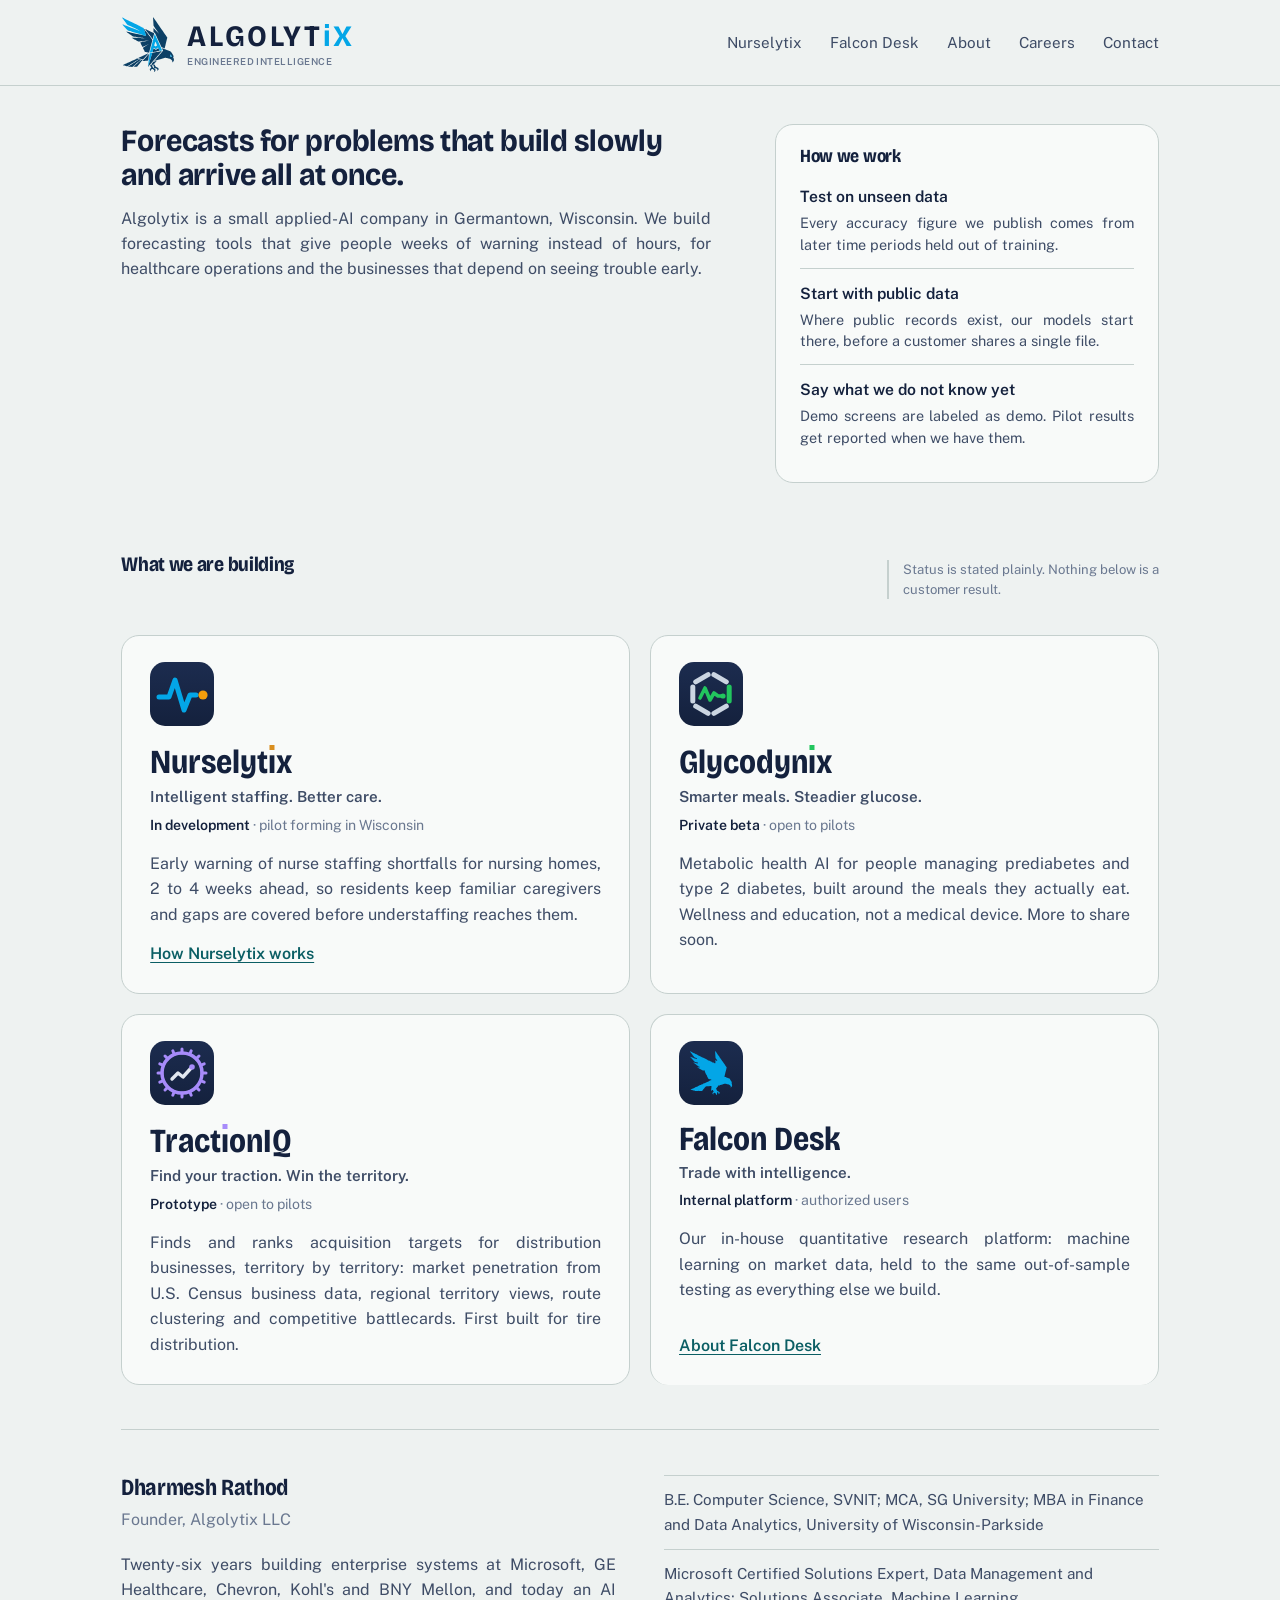
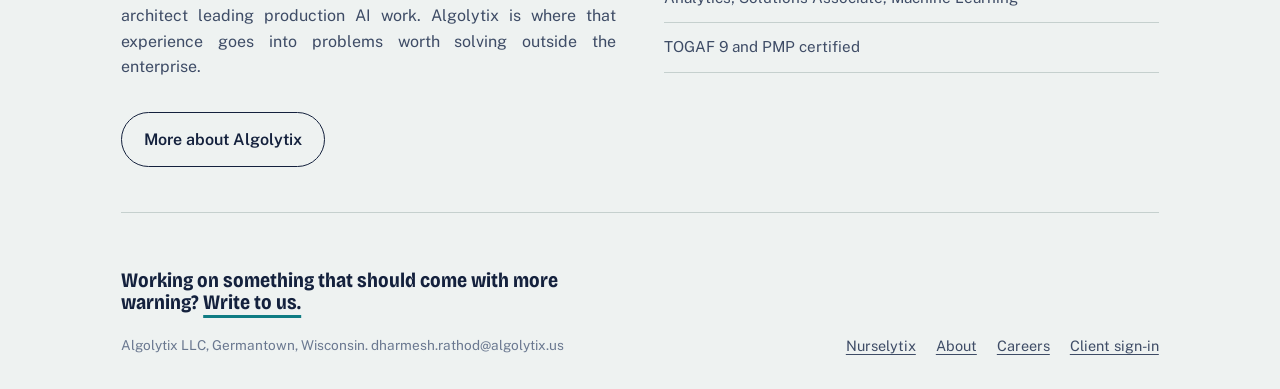
<file: index.html>
<!doctype html>
<html lang="en">
<head>
<meta charset="utf-8">
<meta name="viewport" content="width=device-width, initial-scale=1">
<title>Algolytix | Engineered Intelligence</title>
<meta name="description" content="Algolytix builds forecasting tools that give weeks of warning. Featured: Nurselytix, early warning of nurse staffing shortfalls for nursing homes.">
<meta property="og:title" content="Algolytix | Engineered Intelligence">
<meta property="og:description" content="Algolytix builds forecasting tools that give weeks of warning. Featured: Nurselytix, early warning of nurse staffing shortfalls for nursing homes.">
<meta name="theme-color" content="#EEF2F1">
<link rel="icon" type="image/png" sizes="32x32" href="favicon.png">
<link rel="icon" type="image/png" sizes="16x16" href="favicon-16.png">
<link rel="apple-touch-icon" href="apple-touch-icon.png">
<link rel="preconnect" href="https://fonts.googleapis.com">
<link rel="preconnect" href="https://fonts.gstatic.com" crossorigin>
<link href="https://fonts.googleapis.com/css2?family=Bricolage+Grotesque:opsz,wdth,wght@12..96,75..100,400..800&family=Public+Sans:ital,wght@0,400;0,600;0,700;1,400&display=swap" rel="stylesheet">
<link rel="stylesheet" href="styles.css">
</head>
<body>
<a class="skip" href="#main">Skip to content</a>
<div class="topbar">
<div class="frame">
<header class="masthead">
  <a class="brand" href="index.html" aria-label="Algolytix home">
    <img src="algolytix_falcon.svg" alt="" width="54" height="56">
    <span class="brand-text"><span class="brand-word">ALGOLYT<span class="bx"><span class="sq">&#305;</span>X</span></span><span class="brand-tag">Engineered Intelligence</span></span>
  </a>
  <nav class="nav" aria-label="Main">
    <a href="nurselytix.html">Nurselytix</a>
    <a href="falcon-desk.html">Falcon Desk</a>
    <a href="about.html">About</a>
    <a href="careers.html">Careers</a>
    <a href="mailto:dharmesh.rathod@algolytix.us">Contact</a>
  </nav>
</header>
</div>
</div>
<main id="main">

<section class="hero">
  <div class="frame row">
    <div>
      <h1>Forecasts for problems that build slowly and arrive all at once.</h1>
      <p class="lead">Algolytix is a small applied-AI company in Germantown, Wisconsin. We build forecasting tools that give people weeks of warning instead of hours, for healthcare operations and the businesses that depend on seeing trouble early.</p>
    </div>
    <aside class="howwe" aria-labelledby="how">
      <h2 id="how">How we work</h2>
      <dl>
        <div><dt>Test on unseen data</dt><dd>Every accuracy figure we publish comes from later time periods held out of training.</dd></div>
        <div><dt>Start with public data</dt><dd>Where public records exist, our models start there, before a customer shares a single file.</dd></div>
        <div><dt>Say what we do not know yet</dt><dd>Demo screens are labeled as demo. Pilot results get reported when we have them.</dd></div>
      </dl>
    </aside>
  </div>
</section>

<div class="frame">
<section class="block" aria-labelledby="work">
  <div class="row block-head">
    <h2 id="work">What we are building</h2>
    <p class="note">Status is stated plainly. Nothing below is a customer result.</p>
  </div>
  <ul class="products">
    <li class="product">
      <img class="mark" src="nurselytix_mark.svg" alt="" width="64" height="64">
      <h3><span class="sr">Nurselytix</span><span aria-hidden="true">Nurselyt<span class="idot">&#305;</span>x</span></h3>
      <p class="tagline">Intelligent staffing. Better care.</p>
      <p class="status"><b>In development</b> &middot; pilot forming in Wisconsin</p>
      <p>Early warning of nurse staffing shortfalls for nursing homes, 2 to 4 weeks ahead, so residents keep familiar caregivers and gaps are covered before understaffing reaches them.</p>
      <a class="more" href="nurselytix.html">How Nurselytix works</a>
    </li>
    <li class="product">
      <img class="mark" src="glycodynix_mark.svg" alt="" width="64" height="64">
      <h3><span class="sr">Glycodynix</span><span aria-hidden="true">Glycodyn<span class="idot green">&#305;</span>x</span></h3>
      <p class="tagline">Smarter meals. Steadier glucose.</p>
      <p class="status"><b>Private beta</b> &middot; open to pilots</p>
      <p>Metabolic health AI for people managing prediabetes and type 2 diabetes, built around the meals they actually eat. Wellness and education, not a medical device. More to share soon.</p>
    </li>
    <li class="product">
      <img class="mark" src="tractioniq_mark.svg" alt="" width="64" height="64">
      <h3><span class="sr">TractionIQ</span><span aria-hidden="true">Tract<span class="idot violet">&#305;</span>onIQ</span></h3>
      <p class="tagline">Find your traction. Win the territory.</p>
      <p class="status"><b>Prototype</b> &middot; open to pilots</p>
      <p>Finds and ranks acquisition targets for distribution businesses, territory by territory: market penetration from U.S. Census business data, regional territory views, route clustering and competitive battlecards. First built for tire distribution.</p>
    </li>
    <li class="product">
      <img class="mark" src="falcon_desk_mark.svg" alt="" width="64" height="64">
      <h3>Falcon Desk</h3>
      <p class="tagline">Trade with intelligence.</p>
      <p class="status"><b>Internal platform</b> &middot; authorized users</p>
      <p>Our in-house quantitative research platform: machine learning on market data, held to the same out-of-sample testing as everything else we build.</p>
      <a class="more" href="falcon-desk.html">About Falcon Desk</a>
    </li>
  </ul>
</section>


<section class="block" aria-labelledby="who">
  <div class="founder">
    <div>
      <h2 id="who" class="name">Dharmesh Rathod</h2>
      <p class="role">Founder, Algolytix LLC</p>
      <p class="prose" style="margin-top:1.2rem;color:var(--ink-2)">Twenty-six years building enterprise systems at Microsoft, GE Healthcare, Chevron, Kohl's and BNY Mellon, and today an AI architect leading production AI work. Algolytix is where that experience goes into problems worth solving outside the enterprise.</p>
      <div class="actions"><a class="btn quiet" href="about.html">More about Algolytix</a></div>
    </div>
    <ul class="creds">
      <li>B.E. Computer Science, SVNIT; MCA, SG University; MBA in Finance and Data Analytics, University of Wisconsin-Parkside</li>
      <li>Microsoft Certified Solutions Expert, Data Management and Analytics; Solutions Associate, Machine Learning</li>
      <li>TOGAF 9 and PMP certified</li>
    </ul>
  </div>
</section>
</div>
</main>
<div class="frame">
<footer class="foot">
  <div>
    <p class="big">Working on something that should come with more warning? <a href="mailto:dharmesh.rathod@algolytix.us">Write to us.</a></p>
    <small>Algolytix LLC, Germantown, Wisconsin. dharmesh.rathod@algolytix.us</small>
  </div>
  <nav aria-label="Footer">
    <a href="nurselytix.html">Nurselytix</a>
    <a href="about.html">About</a>
    <a href="careers.html">Careers</a>
    <a href="https://app.algolytix.us">Client sign-in</a>
  </nav>
</footer>
</div>
</body>
</html>
</file>
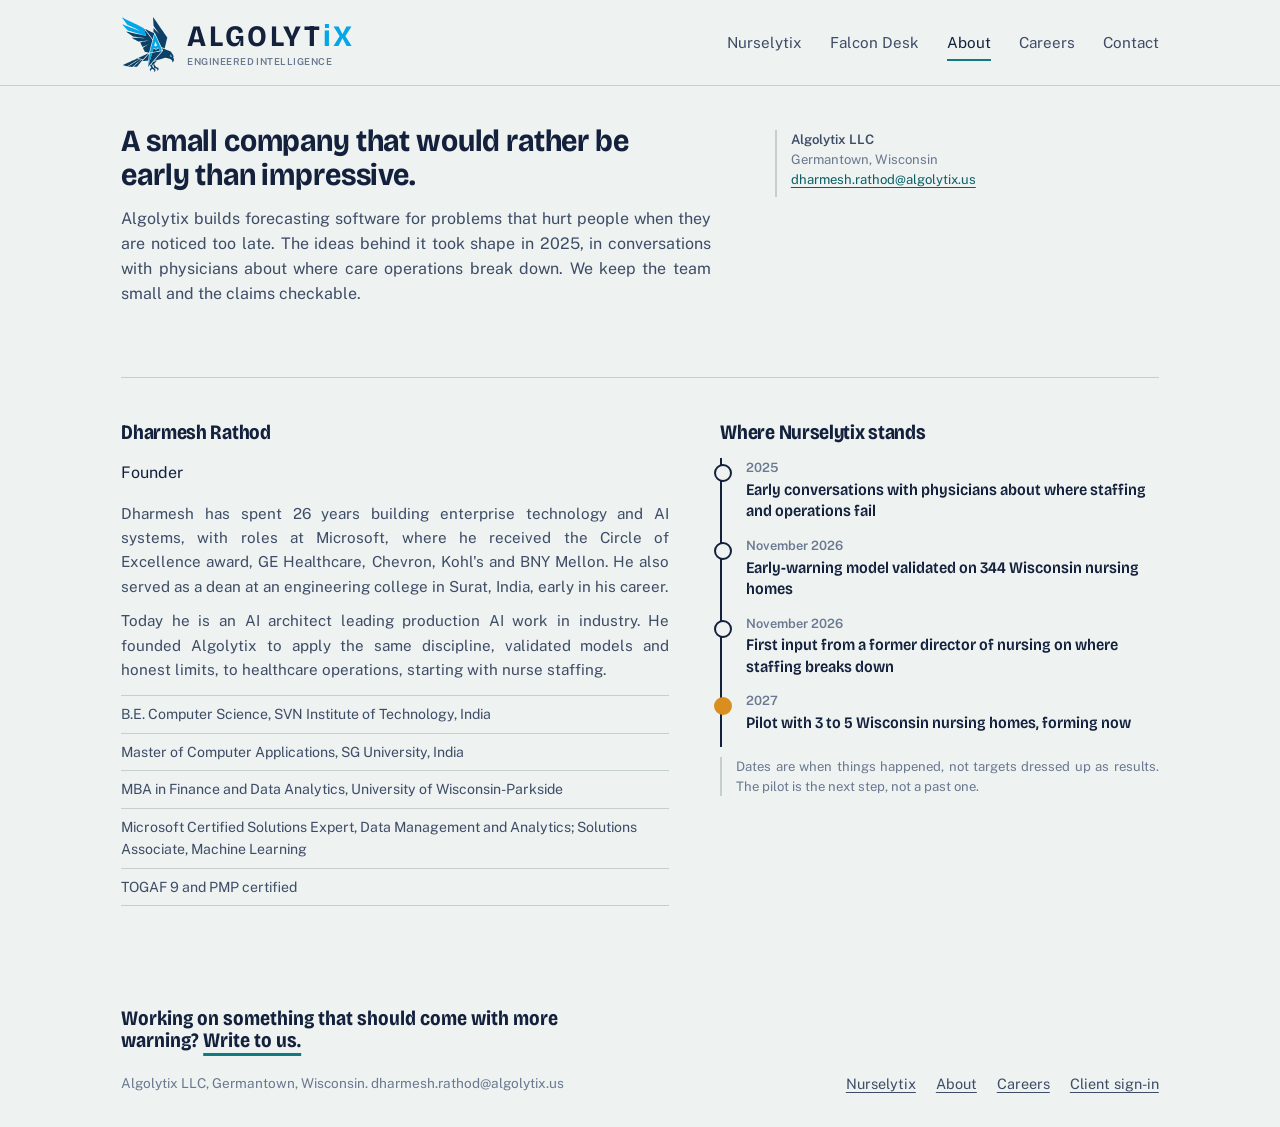
<file: about.html>
<!doctype html>
<html lang="en">
<head>
<meta charset="utf-8">
<meta name="viewport" content="width=device-width, initial-scale=1">
<title>About Algolytix</title>
<meta name="description" content="Algolytix LLC, Germantown, Wisconsin: forecasting software for problems noticed too late. Founder Dharmesh Rathod.">
<meta property="og:title" content="About Algolytix">
<meta property="og:description" content="Algolytix LLC, Germantown, Wisconsin: forecasting software for problems noticed too late. Founder Dharmesh Rathod.">
<meta name="theme-color" content="#EEF2F1">
<link rel="icon" type="image/png" sizes="32x32" href="favicon.png">
<link rel="icon" type="image/png" sizes="16x16" href="favicon-16.png">
<link rel="apple-touch-icon" href="apple-touch-icon.png">
<link rel="preconnect" href="https://fonts.googleapis.com">
<link rel="preconnect" href="https://fonts.gstatic.com" crossorigin>
<link href="https://fonts.googleapis.com/css2?family=Bricolage+Grotesque:opsz,wdth,wght@12..96,75..100,400..800&family=Public+Sans:ital,wght@0,400;0,600;0,700;1,400&display=swap" rel="stylesheet">
<link rel="stylesheet" href="styles.css">
</head>
<body>
<a class="skip" href="#main">Skip to content</a>
<div class="topbar">
<div class="frame">
<header class="masthead">
  <a class="brand" href="index.html" aria-label="Algolytix home">
    <img src="algolytix_falcon.svg" alt="" width="54" height="56">
    <span class="brand-text"><span class="brand-word">ALGOLYT<span class="bx"><span class="sq">&#305;</span>X</span></span><span class="brand-tag">Engineered Intelligence</span></span>
  </a>
  <nav class="nav" aria-label="Main">
    <a href="nurselytix.html">Nurselytix</a>
    <a href="falcon-desk.html">Falcon Desk</a>
    <a href="about.html" aria-current="page">About</a>
    <a href="careers.html">Careers</a>
    <a href="mailto:dharmesh.rathod@algolytix.us">Contact</a>
  </nav>
</header>
</div>
</div>
<main id="main">

<div class="frame">
<section class="hero" style="padding-bottom:clamp(28px,3.5vw,48px);border-bottom:1px solid var(--rule)">
  <div class="row">
    <div>
      <h1>A small company that would rather be early than impressive.</h1>
      <p class="lead">Algolytix builds forecasting software for problems that hurt people when they are noticed too late. The ideas behind it took shape in 2025, in conversations with physicians about where care operations break down. We keep the team small and the claims checkable.</p>
    </div>
    <aside class="note"><p><strong>Algolytix LLC</strong><br>Germantown, Wisconsin<br><a href="mailto:dharmesh.rathod@algolytix.us">dharmesh.rathod@algolytix.us</a></p></aside>
  </div>
</section>

<section class="block about-main" aria-labelledby="fd" style="border-bottom:0">
  <div class="about-grid">
    <div>
      <h2 id="fd" class="name">Dharmesh Rathod</h2>
      <p class="role">Founder</p>
      <div class="prose" style="margin-top:0.8rem;color:var(--ink-2)">
        <p>Dharmesh has spent 26 years building enterprise technology and AI systems, with roles at Microsoft, where he received the Circle of Excellence award, GE Healthcare, Chevron, Kohl's and BNY Mellon. He also served as a dean at an engineering college in Surat, India, early in his career.</p>
        <p>Today he is an AI architect leading production AI work in industry. He founded Algolytix to apply the same discipline, validated models and honest limits, to healthcare operations, starting with nurse staffing.</p>
      </div>
      <ul class="creds">
        <li>B.E. Computer Science, SVN Institute of Technology, India</li>
        <li>Master of Computer Applications, SG University, India</li>
        <li>MBA in Finance and Data Analytics, University of Wisconsin-Parkside</li>
        <li>Microsoft Certified Solutions Expert, Data Management and Analytics; Solutions Associate, Machine Learning</li>
        <li>TOGAF 9 and PMP certified</li>
      </ul>
    </div>
    <div>
      <h2 id="tl">Where Nurselytix stands</h2>
      <ol class="timeline">
        <li><div class="when">2025</div><div class="what">Early conversations with physicians about where staffing and operations fail</div></li>
        <li><div class="when">November 2026</div><div class="what">Early-warning model validated on 344 Wisconsin nursing homes</div></li>
        <li><div class="when">November 2026</div><div class="what">First input from a former director of nursing on where staffing breaks down</div></li>
        <li class="next"><div class="when">2027</div><div class="what">Pilot with 3 to 5 Wisconsin nursing homes, forming now</div></li>
      </ol>
      <p class="note" style="margin-top:0.6rem">Dates are when things happened, not targets dressed up as results. The pilot is the next step, not a past one.</p>
    </div>
  </div>
</section>
</div>
</main>
<div class="frame">
<footer class="foot">
  <div>
    <p class="big">Working on something that should come with more warning? <a href="mailto:dharmesh.rathod@algolytix.us">Write to us.</a></p>
    <small>Algolytix LLC, Germantown, Wisconsin. dharmesh.rathod@algolytix.us</small>
  </div>
  <nav aria-label="Footer">
    <a href="nurselytix.html">Nurselytix</a>
    <a href="about.html">About</a>
    <a href="careers.html">Careers</a>
    <a href="https://app.algolytix.us">Client sign-in</a>
  </nav>
</footer>
</div>
</body>
</html>
</file>
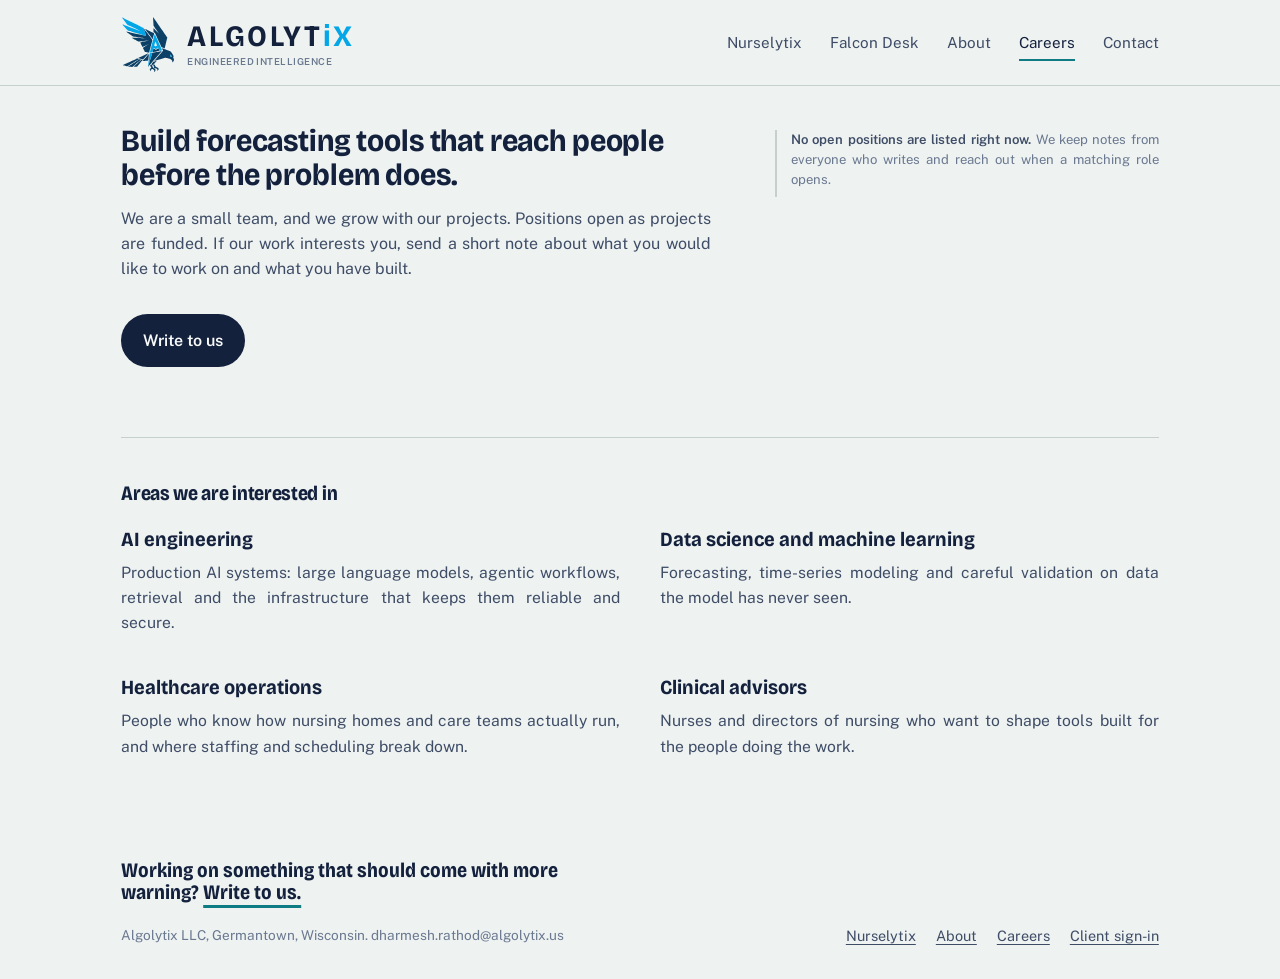
<file: careers.html>
<!doctype html>
<html lang="en">
<head>
<meta charset="utf-8">
<meta name="viewport" content="width=device-width, initial-scale=1">
<title>Careers | Algolytix</title>
<meta name="description" content="Careers at Algolytix: AI engineering, data science, healthcare operations and clinical advisors.">
<meta property="og:title" content="Careers | Algolytix">
<meta property="og:description" content="Careers at Algolytix: AI engineering, data science, healthcare operations and clinical advisors.">
<meta name="theme-color" content="#EEF2F1">
<link rel="icon" type="image/png" sizes="32x32" href="favicon.png">
<link rel="icon" type="image/png" sizes="16x16" href="favicon-16.png">
<link rel="apple-touch-icon" href="apple-touch-icon.png">
<link rel="preconnect" href="https://fonts.googleapis.com">
<link rel="preconnect" href="https://fonts.gstatic.com" crossorigin>
<link href="https://fonts.googleapis.com/css2?family=Bricolage+Grotesque:opsz,wdth,wght@12..96,75..100,400..800&family=Public+Sans:ital,wght@0,400;0,600;0,700;1,400&display=swap" rel="stylesheet">
<link rel="stylesheet" href="styles.css">
</head>
<body>
<a class="skip" href="#main">Skip to content</a>
<div class="topbar">
<div class="frame">
<header class="masthead">
  <a class="brand" href="index.html" aria-label="Algolytix home">
    <img src="algolytix_falcon.svg" alt="" width="54" height="56">
    <span class="brand-text"><span class="brand-word">ALGOLYT<span class="bx"><span class="sq">&#305;</span>X</span></span><span class="brand-tag">Engineered Intelligence</span></span>
  </a>
  <nav class="nav" aria-label="Main">
    <a href="nurselytix.html">Nurselytix</a>
    <a href="falcon-desk.html">Falcon Desk</a>
    <a href="about.html">About</a>
    <a href="careers.html" aria-current="page">Careers</a>
    <a href="mailto:dharmesh.rathod@algolytix.us">Contact</a>
  </nav>
</header>
</div>
</div>
<main id="main">

<div class="frame">
<section class="hero" style="padding-bottom:clamp(28px,3.5vw,48px);border-bottom:1px solid var(--rule)">
  <div class="row">
    <div>
      <h1>Build forecasting tools that reach people before the problem does.</h1>
      <p class="lead">We are a small team, and we grow with our projects. Positions open as projects are funded. If our work interests you, send a short note about what you would like to work on and what you have built.</p>
      <div class="actions"><a class="btn primary" href="mailto:dharmesh.rathod@algolytix.us?subject=Careers%20at%20Algolytix">Write to us</a></div>
    </div>
    <aside class="note"><p><strong>No open positions are listed right now.</strong> We keep notes from everyone who writes and reach out when a matching role opens.</p></aside>
  </div>
</section>

<section class="block" aria-labelledby="ia" style="border-bottom:0">
  <div class="row block-head"><h2 id="ia">Areas we are interested in</h2></div>
  <div class="principles careers-grid">
    <div>
      <h3>AI engineering</h3>
      <p>Production AI systems: large language models, agentic workflows, retrieval and the infrastructure that keeps them reliable and secure.</p>
    </div>
    <div>
      <h3>Data science and machine learning</h3>
      <p>Forecasting, time-series modeling and careful validation on data the model has never seen.</p>
    </div>
    <div>
      <h3>Healthcare operations</h3>
      <p>People who know how nursing homes and care teams actually run, and where staffing and scheduling break down.</p>
    </div>
    <div>
      <h3>Clinical advisors</h3>
      <p>Nurses and directors of nursing who want to shape tools built for the people doing the work.</p>
    </div>
  </div>
</section>
</div>
</main>
<div class="frame">
<footer class="foot">
  <div>
    <p class="big">Working on something that should come with more warning? <a href="mailto:dharmesh.rathod@algolytix.us">Write to us.</a></p>
    <small>Algolytix LLC, Germantown, Wisconsin. dharmesh.rathod@algolytix.us</small>
  </div>
  <nav aria-label="Footer">
    <a href="nurselytix.html">Nurselytix</a>
    <a href="about.html">About</a>
    <a href="careers.html">Careers</a>
    <a href="https://app.algolytix.us">Client sign-in</a>
  </nav>
</footer>
</div>
</body>
</html>
</file>
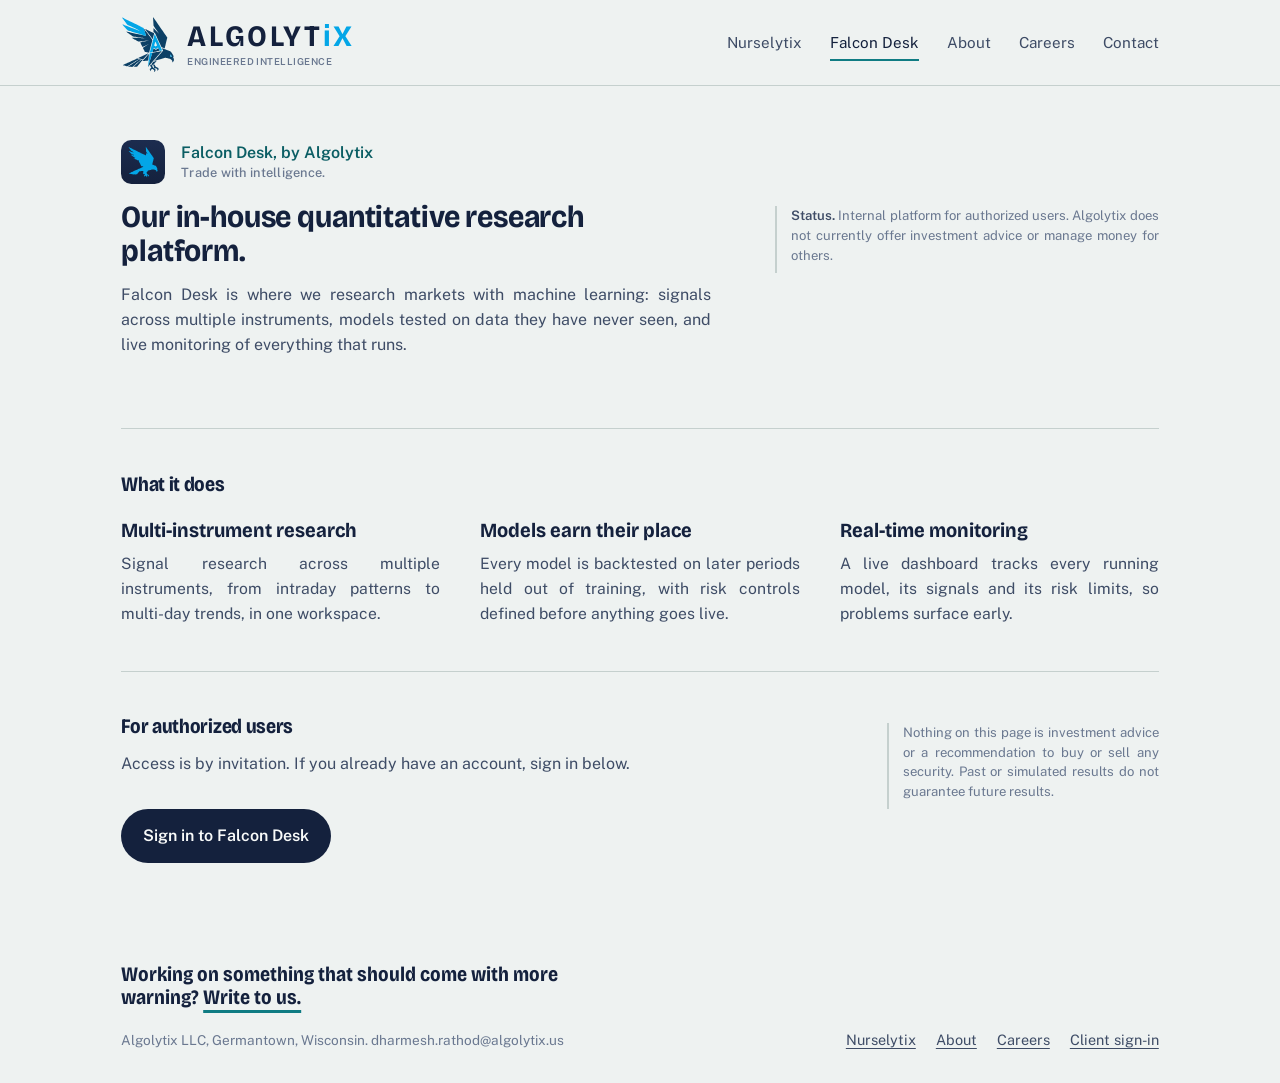
<file: falcon-desk.html>
<!doctype html>
<html lang="en">
<head>
<meta charset="utf-8">
<meta name="viewport" content="width=device-width, initial-scale=1">
<title>Falcon Desk | Algolytix</title>
<meta name="description" content="Falcon Desk: the Algolytix in-house quantitative research platform for authorized users.">
<meta property="og:title" content="Falcon Desk | Algolytix">
<meta property="og:description" content="Falcon Desk: the Algolytix in-house quantitative research platform for authorized users.">
<meta name="theme-color" content="#EEF2F1">
<link rel="icon" type="image/png" sizes="32x32" href="favicon.png">
<link rel="icon" type="image/png" sizes="16x16" href="favicon-16.png">
<link rel="apple-touch-icon" href="apple-touch-icon.png">
<link rel="preconnect" href="https://fonts.googleapis.com">
<link rel="preconnect" href="https://fonts.gstatic.com" crossorigin>
<link href="https://fonts.googleapis.com/css2?family=Bricolage+Grotesque:opsz,wdth,wght@12..96,75..100,400..800&family=Public+Sans:ital,wght@0,400;0,600;0,700;1,400&display=swap" rel="stylesheet">
<link rel="stylesheet" href="styles.css">
</head>
<body>
<a class="skip" href="#main">Skip to content</a>
<div class="topbar">
<div class="frame">
<header class="masthead">
  <a class="brand" href="index.html" aria-label="Algolytix home">
    <img src="algolytix_falcon.svg" alt="" width="54" height="56">
    <span class="brand-text"><span class="brand-word">ALGOLYT<span class="bx"><span class="sq">&#305;</span>X</span></span><span class="brand-tag">Engineered Intelligence</span></span>
  </a>
  <nav class="nav" aria-label="Main">
    <a href="nurselytix.html">Nurselytix</a>
    <a href="falcon-desk.html" aria-current="page">Falcon Desk</a>
    <a href="about.html">About</a>
    <a href="careers.html">Careers</a>
    <a href="mailto:dharmesh.rathod@algolytix.us">Contact</a>
  </nav>
</header>
</div>
</div>
<main id="main">

<div class="frame">
<section class="hero" style="padding-bottom:clamp(28px,3.5vw,48px);border-bottom:1px solid var(--rule)">
  <p class="nx-title"><img src="falcon_desk_mark.svg" alt="" width="44" height="44"><span class="nx-lock"><span>Falcon Desk, by Algolytix</span><span class="nx-tag">Trade with intelligence.</span></span></p>
  <div class="row">
    <div>
      <h1>Our in-house quantitative research platform.</h1>
      <p class="lead">Falcon Desk is where we research markets with machine learning: signals across multiple instruments, models tested on data they have never seen, and live monitoring of everything that runs.</p>
    </div>
    <aside class="note"><p><strong>Status.</strong> Internal platform for authorized users. Algolytix does not currently offer investment advice or manage money for others.</p></aside>
  </div>
</section>

<section class="block" aria-labelledby="fdw">
  <div class="row block-head"><h2 id="fdw">What it does</h2></div>
  <div class="principles">
    <div>
      <h3>Multi-instrument research</h3>
      <p>Signal research across multiple instruments, from intraday patterns to multi-day trends, in one workspace.</p>
    </div>
    <div>
      <h3>Models earn their place</h3>
      <p>Every model is backtested on later periods held out of training, with risk controls defined before anything goes live.</p>
    </div>
    <div>
      <h3>Real-time monitoring</h3>
      <p>A live dashboard tracks every running model, its signals and its risk limits, so problems surface early.</p>
    </div>
  </div>
</section>

<section class="block" aria-labelledby="fds" style="border-bottom:0">
  <div class="row">
    <div>
      <h2 id="fds">For authorized users</h2>
      <p class="lead">Access is by invitation. If you already have an account, sign in below.</p>
      <div class="actions"><a class="btn primary" href="https://app.algolytix.us">Sign in to Falcon Desk</a></div>
    </div>
    <aside class="note"><p>Nothing on this page is investment advice or a recommendation to buy or sell any security. Past or simulated results do not guarantee future results.</p></aside>
  </div>
</section>
</div>
</main>
<div class="frame">
<footer class="foot">
  <div>
    <p class="big">Working on something that should come with more warning? <a href="mailto:dharmesh.rathod@algolytix.us">Write to us.</a></p>
    <small>Algolytix LLC, Germantown, Wisconsin. dharmesh.rathod@algolytix.us</small>
  </div>
  <nav aria-label="Footer">
    <a href="nurselytix.html">Nurselytix</a>
    <a href="about.html">About</a>
    <a href="careers.html">Careers</a>
    <a href="https://app.algolytix.us">Client sign-in</a>
  </nav>
</footer>
</div>
</body>
</html>
</file>
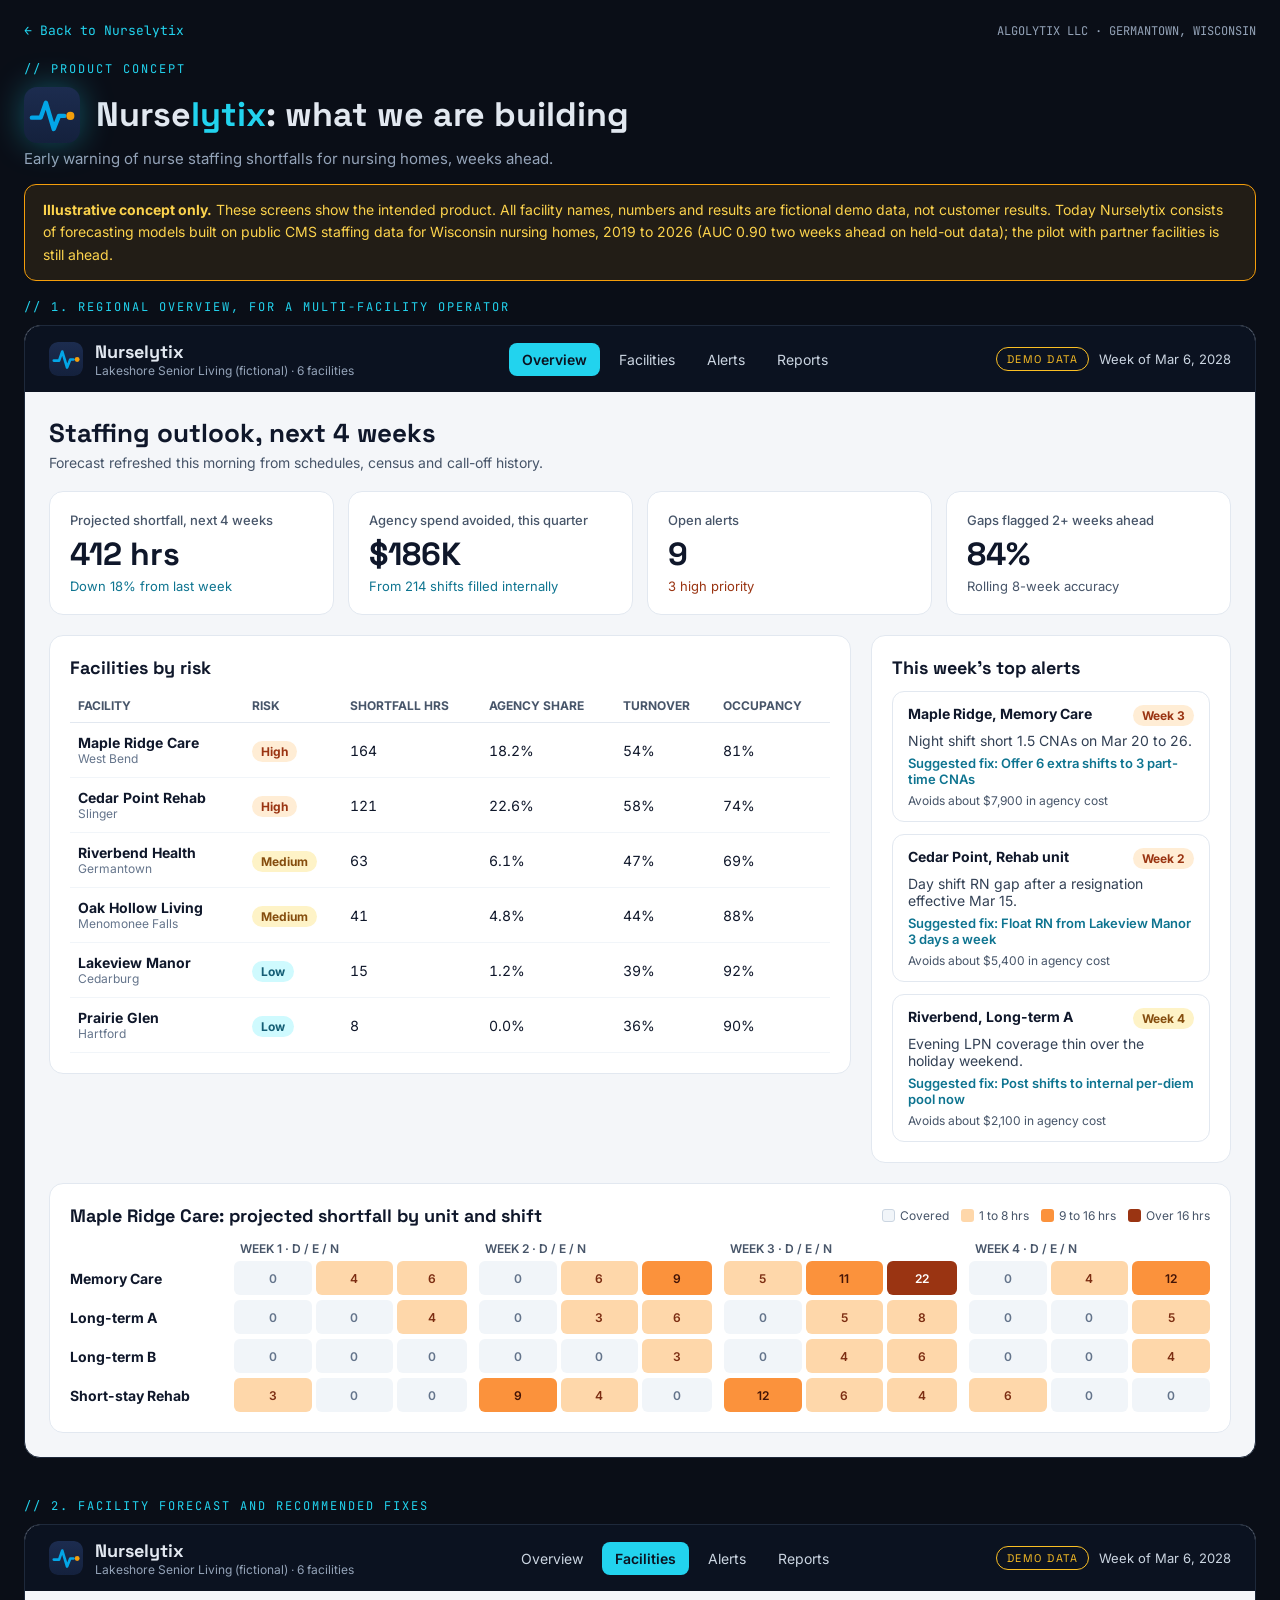
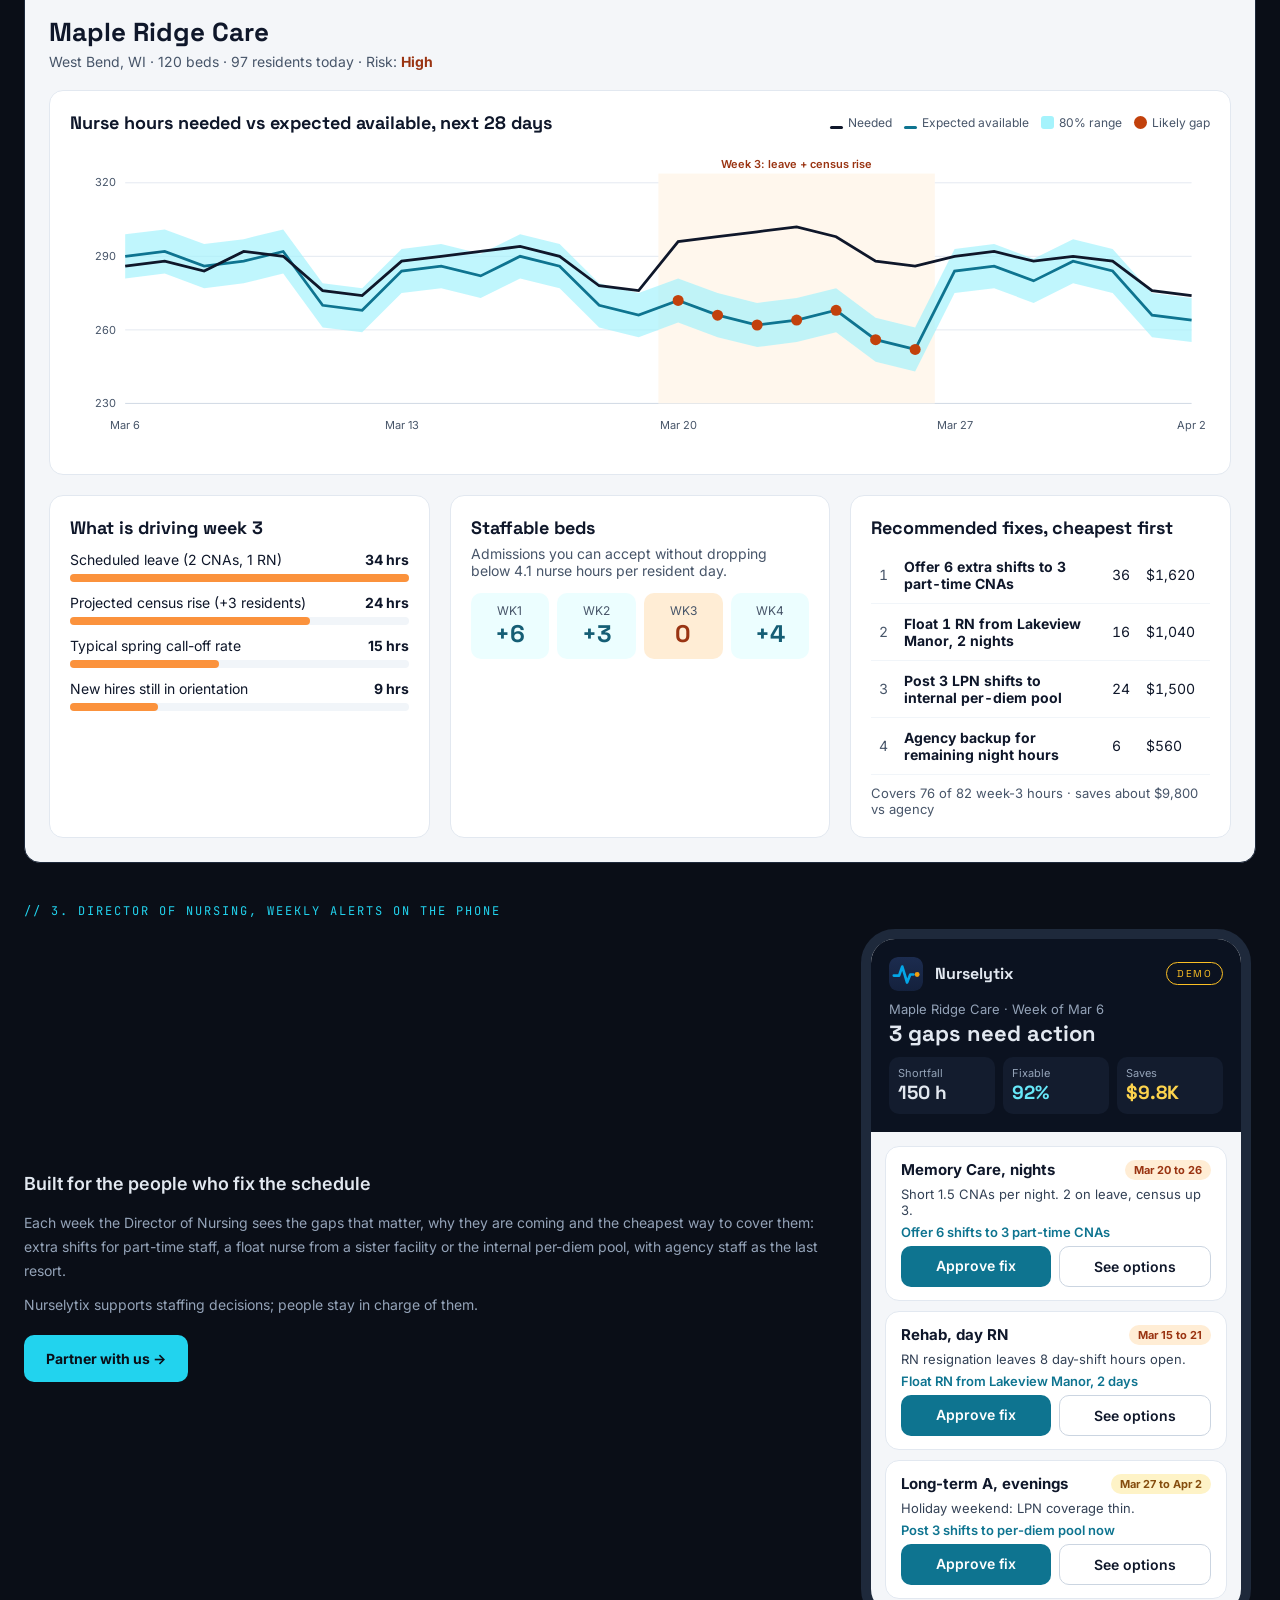
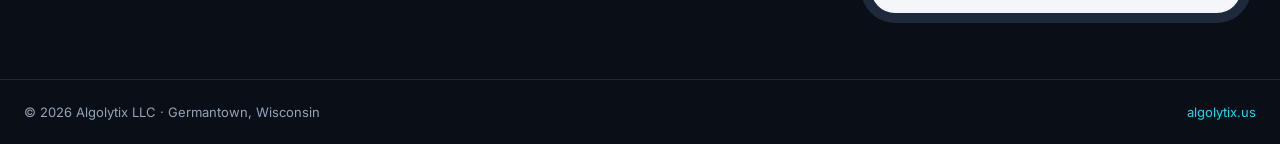
<file: nurselytix-concept.html>
<!DOCTYPE html>
<html lang="en">
<head>
<meta charset="UTF-8">
<meta name="viewport" content="width=device-width, initial-scale=1.0">
<title>Nurselytix | Product Concept</title>
<meta name="description" content="Nurselytix product concept: early warning of nurse staffing shortfalls for nursing homes. Illustrative data only.">
<link rel="icon" type="image/png" sizes="32x32" href="favicon.png">
<link rel="icon" type="image/png" sizes="16x16" href="favicon-16.png">
<link rel="apple-touch-icon" sizes="192x192" href="apple-touch-icon.png">
<link href="https://fonts.googleapis.com/css2?family=Inter:wght@400;500;600;700&family=JetBrains+Mono:wght@400;500&family=Space+Grotesk:wght@500;600;700&display=swap" rel="stylesheet">
<style>
:root{--ink:#0F172A;--dim:#475569;--line:#E2E8F0;--teal:#0E7490;--bg:#F4F6F9}
*{box-sizing:border-box}body{margin:0;background:#0a0e17;font-family:Inter,system-ui,sans-serif;color:var(--ink)}
a{color:var(--teal)}
.top{max-width:1360px;margin:0 auto;padding:22px 24px;display:flex;flex-wrap:wrap;gap:12px;align-items:center;justify-content:space-between;color:#e2e8f0}
.top a{color:#22d3ee;text-decoration:none;font-family:'JetBrains Mono',monospace;font-size:13px}
.banner{max-width:1360px;margin:0 auto 18px;padding:0 24px}
.banner div{border:1px solid #f59e0b;background:rgba(245,158,11,.1);color:#fcd34d;border-radius:12px;padding:14px 18px;font-size:14px;line-height:1.6}
.h1{font-family:'Space Grotesk',sans-serif;font-size:34px;font-weight:700;margin:0;color:#e2e8f0}
.sub{color:#94a3b8;margin:6px 0 0;font-size:15px}
.wrap{max-width:1360px;margin:0 auto;padding:0 24px 56px;display:flex;flex-direction:column;gap:40px}
.label{font-family:'JetBrains Mono',monospace;font-size:12px;letter-spacing:2px;color:#22d3ee;margin:0 0 10px}
.screen{background:var(--bg);border-radius:16px;overflow:hidden;border:1px solid #1e293b}
.appbar{background:#0B1220;color:#E2E8F0;padding:14px 24px;display:flex;flex-wrap:wrap;align-items:center;gap:18px;justify-content:space-between}
.logo{display:flex;align-items:center;gap:12px}.mark{width:34px;height:34px;border-radius:9px;background:#22D3EE;display:flex;align-items:center;justify-content:center}
.brand{font-family:'Space Grotesk',sans-serif;font-weight:700;font-size:18px}.org{font-size:12px;color:#94A3B8}
.tabs{display:flex;flex-wrap:wrap;gap:6px}.tabs span{font-size:14px;padding:8px 13px;border-radius:8px;color:#CBD5E1}.tabs span.on{background:#22D3EE;color:#0B1220;font-weight:600}
.demo{font-family:'Space Grotesk',sans-serif;font-size:11px;letter-spacing:1.5px;color:#FBBF24;border:1px solid #FBBF24;border-radius:100px;padding:4px 10px}
.inner{padding:24px;display:flex;flex-direction:column;gap:20px}
.card{background:#fff;border:1px solid var(--line);border-radius:14px;padding:20px}
.card h3{margin:0;font-family:'Space Grotesk',sans-serif;font-size:18px}
.kpis{display:grid;grid-template-columns:repeat(4,minmax(0,1fr));gap:14px}
.k .l{font-size:13px;color:var(--dim);font-weight:500}.k .v{font-family:'Space Grotesk',sans-serif;font-size:32px;font-weight:700;margin-top:6px}.k .n{font-size:13px;margin-top:4px}
.row{display:flex;flex-wrap:wrap;gap:20px;align-items:flex-start}
table{width:100%;border-collapse:collapse;font-size:14px}th{text-align:left;color:var(--dim);font-size:12px;padding:9px 8px;border-bottom:1px solid var(--line)}
td{padding:11px 8px;border-bottom:1px solid #F1F5F9;font-variant-numeric:tabular-nums}
.pill{font-size:12px;font-weight:700;padding:3px 9px;border-radius:100px}
.scroll{overflow-x:auto}
.alert{border:1px solid var(--line);border-radius:12px;padding:13px 15px;display:flex;flex-direction:column;gap:6px;font-size:14px}
.fix{color:var(--teal);font-weight:600;font-size:13px}.save{font-size:12px;color:var(--dim)}
.heat{min-width:880px;display:flex;flex-direction:column;gap:5px}
.hrow{display:grid;grid-template-columns:160px repeat(12,minmax(0,1fr));gap:4px;align-items:center}
.hc{height:34px;border-radius:6px;display:flex;align-items:center;justify-content:center;font-size:12px;font-weight:600}
.legend{display:flex;gap:12px;flex-wrap:wrap;font-size:12px;color:var(--dim);align-items:center}.legend i{display:inline-block;width:13px;height:13px;border-radius:3px;margin-right:5px;vertical-align:-2px}
.three>*,.duo2>*{min-width:0}
.three{display:grid;grid-template-columns:repeat(3,minmax(0,1fr));gap:20px}
.duo2{display:grid;grid-template-columns:minmax(0,1fr) 400px;gap:28px;align-items:start}
.phone{width:390px;max-width:100%;margin:0 auto;border-radius:34px;border:10px solid #1e293b;overflow:hidden;background:var(--bg)}
.note{color:#94a3b8;font-size:14px;line-height:1.7}
.foot{max-width:1360px;margin:0 auto;padding:24px;border-top:1px solid #1e293b;color:#94a3b8;font-size:13px;display:flex;justify-content:space-between;flex-wrap:wrap;gap:10px}
@media (max-width:900px){.kpis,.three,.duo2{grid-template-columns:minmax(0,1fr)}.phone{width:100%}.h1{font-size:26px}}
</style>
</head>
<body>
<div class="top"><a href="nurselytix.html">&larr; Back to Nurselytix</a><span style="font-family:'JetBrains Mono',monospace;font-size:12px;color:#94a3b8">ALGOLYTIX LLC &middot; GERMANTOWN, WISCONSIN</span></div>
<div class="banner"><p class="label">// PRODUCT CONCEPT</p><div style="display:flex;align-items:center;gap:16px;flex-wrap:wrap;border:0;background:none;padding:0;color:inherit"><img src="nurselytix_mark.svg" alt="Nurselytix logo" width="56" height="56" style="filter:drop-shadow(0 0 16px rgba(34,211,238,.35))"><h1 class="h1">Nurse<span style="color:#22D3EE">lytix</span>: what we are building</h1></div><p class="sub">Early warning of nurse staffing shortfalls for nursing homes, weeks ahead.</p>
<div style="margin-top:16px"><strong>Illustrative concept only.</strong> These screens show the intended product. All facility names, numbers and results are fictional demo data, not customer results. Today Nurselytix consists of forecasting models built on public CMS staffing data for Wisconsin nursing homes, 2019 to 2026 (AUC 0.90 two weeks ahead on held-out data); the pilot with partner facilities is still ahead.</div></div>
<div class="wrap">
<section><p class="label">// 1. REGIONAL OVERVIEW, FOR A MULTI-FACILITY OPERATOR</p><div class="screen"><div class="appbar"><div class="logo"><img src="nurselytix_mark.svg" alt="" width="34" height="34" style="display:block;border-radius:9px"><div><div class="brand">Nurselytix</div><div class="org">Lakeshore Senior Living (fictional) &middot; 6 facilities</div></div></div><div class="tabs"><span class="on">Overview</span><span class="">Facilities</span><span class="">Alerts</span><span class="">Reports</span></div><div style="display:flex;gap:10px;align-items:center"><span class="demo">DEMO DATA</span><span style="font-size:13px;color:#CBD5E1">Week of Mar 6, 2028</span></div></div><div class="inner">
<div><div style="font-family:'Space Grotesk',sans-serif;font-size:26px;font-weight:700">Staffing outlook, next 4 weeks</div><div style="color:#475569;font-size:14px;margin-top:4px">Forecast refreshed this morning from schedules, census and call-off history.</div></div>
<div class="kpis"><div class="card k"><div class="l">Projected shortfall, next 4 weeks</div><div class="v">412 hrs</div><div class="n" style="color:#0E7490">Down 18% from last week</div></div><div class="card k"><div class="l">Agency spend avoided, this quarter</div><div class="v">$186K</div><div class="n" style="color:#0E7490">From 214 shifts filled internally</div></div><div class="card k"><div class="l">Open alerts</div><div class="v">9</div><div class="n" style="color:#9A3412">3 high priority</div></div><div class="card k"><div class="l">Gaps flagged 2+ weeks ahead</div><div class="v">84%</div><div class="n" style="color:#475569">Rolling 8-week accuracy</div></div></div>
<div class="row"><div class="card" style="flex:999 1 600px;min-width:0"><h3>Facilities by risk</h3><div class="scroll" style="margin-top:10px"><table style="min-width:600px"><thead><tr><th>FACILITY</th><th>RISK</th><th>SHORTFALL HRS</th><th>AGENCY SHARE</th><th>TURNOVER</th><th>OCCUPANCY</th></tr></thead><tbody><tr><td><strong>Maple Ridge Care</strong><div style="font-size:12px;color:#64748B">West Bend</div></td><td><span class="pill" style="background:#FFEDD5;color:#9A3412">High</span></td><td>164</td><td>18.2%</td><td>54%</td><td>81%</td></tr><tr><td><strong>Cedar Point Rehab</strong><div style="font-size:12px;color:#64748B">Slinger</div></td><td><span class="pill" style="background:#FFEDD5;color:#9A3412">High</span></td><td>121</td><td>22.6%</td><td>58%</td><td>74%</td></tr><tr><td><strong>Riverbend Health</strong><div style="font-size:12px;color:#64748B">Germantown</div></td><td><span class="pill" style="background:#FEF3C7;color:#854D0E">Medium</span></td><td>63</td><td>6.1%</td><td>47%</td><td>69%</td></tr><tr><td><strong>Oak Hollow Living</strong><div style="font-size:12px;color:#64748B">Menomonee Falls</div></td><td><span class="pill" style="background:#FEF3C7;color:#854D0E">Medium</span></td><td>41</td><td>4.8%</td><td>44%</td><td>88%</td></tr><tr><td><strong>Lakeview Manor</strong><div style="font-size:12px;color:#64748B">Cedarburg</div></td><td><span class="pill" style="background:#CFFAFE;color:#155E75">Low</span></td><td>15</td><td>1.2%</td><td>39%</td><td>92%</td></tr><tr><td><strong>Prairie Glen</strong><div style="font-size:12px;color:#64748B">Hartford</div></td><td><span class="pill" style="background:#CFFAFE;color:#155E75">Low</span></td><td>8</td><td>0.0%</td><td>36%</td><td>90%</td></tr></tbody></table></div></div>
<div class="card" style="flex:1 1 360px;min-width:0;display:flex;flex-direction:column;gap:12px"><h3>This week's top alerts</h3><div class="alert"><div style="display:flex;justify-content:space-between;gap:8px"><strong>Maple Ridge, Memory Care</strong><span class="pill" style="background:#FFEDD5;color:#9A3412">Week 3</span></div><div style="color:#334155">Night shift short 1.5 CNAs on Mar 20 to 26.</div><div class="fix">Suggested fix: Offer 6 extra shifts to 3 part-time CNAs</div><div class="save">Avoids about $7,900 in agency cost</div></div><div class="alert"><div style="display:flex;justify-content:space-between;gap:8px"><strong>Cedar Point, Rehab unit</strong><span class="pill" style="background:#FFEDD5;color:#9A3412">Week 2</span></div><div style="color:#334155">Day shift RN gap after a resignation effective Mar 15.</div><div class="fix">Suggested fix: Float RN from Lakeview Manor 3 days a week</div><div class="save">Avoids about $5,400 in agency cost</div></div><div class="alert"><div style="display:flex;justify-content:space-between;gap:8px"><strong>Riverbend, Long-term A</strong><span class="pill" style="background:#FEF3C7;color:#854D0E">Week 4</span></div><div style="color:#334155">Evening LPN coverage thin over the holiday weekend.</div><div class="fix">Suggested fix: Post shifts to internal per-diem pool now</div><div class="save">Avoids about $2,100 in agency cost</div></div></div></div>
<div class="card"><div style="display:flex;justify-content:space-between;flex-wrap:wrap;gap:10px"><h3>Maple Ridge Care: projected shortfall by unit and shift</h3><div class="legend"><span><i style="background:#F1F5F9;border:1px solid #CBD5E1"></i>Covered</span><span><i style="background:#FED7AA"></i>1 to 8 hrs</span><span><i style="background:#FB923C"></i>9 to 16 hrs</span><span><i style="background:#9A3412"></i>Over 16 hrs</span></div></div>
<div class="scroll" style="margin-top:14px"><div class="heat"><div style="display:grid;grid-template-columns:160px repeat(4,minmax(0,1fr));gap:10px;font-size:12px;color:#475569;font-weight:600"><span></span><span>WEEK 1 &middot; D / E / N</span><span>WEEK 2 &middot; D / E / N</span><span>WEEK 3 &middot; D / E / N</span><span>WEEK 4 &middot; D / E / N</span></div><div class="hrow"><strong style="font-size:14px">Memory Care</strong><div class="hc" style="background:#F1F5F9;color:#64748B;margin-right:0">0</div><div class="hc" style="background:#FED7AA;color:#7C2D12;margin-right:0">4</div><div class="hc" style="background:#FED7AA;color:#7C2D12;margin-right:8px">6</div><div class="hc" style="background:#F1F5F9;color:#64748B;margin-right:0">0</div><div class="hc" style="background:#FED7AA;color:#7C2D12;margin-right:0">6</div><div class="hc" style="background:#FB923C;color:#431407;margin-right:8px">9</div><div class="hc" style="background:#FED7AA;color:#7C2D12;margin-right:0">5</div><div class="hc" style="background:#FB923C;color:#431407;margin-right:0">11</div><div class="hc" style="background:#9A3412;color:#FFFFFF;margin-right:8px">22</div><div class="hc" style="background:#F1F5F9;color:#64748B;margin-right:0">0</div><div class="hc" style="background:#FED7AA;color:#7C2D12;margin-right:0">4</div><div class="hc" style="background:#FB923C;color:#431407;margin-right:0">12</div></div><div class="hrow"><strong style="font-size:14px">Long-term A</strong><div class="hc" style="background:#F1F5F9;color:#64748B;margin-right:0">0</div><div class="hc" style="background:#F1F5F9;color:#64748B;margin-right:0">0</div><div class="hc" style="background:#FED7AA;color:#7C2D12;margin-right:8px">4</div><div class="hc" style="background:#F1F5F9;color:#64748B;margin-right:0">0</div><div class="hc" style="background:#FED7AA;color:#7C2D12;margin-right:0">3</div><div class="hc" style="background:#FED7AA;color:#7C2D12;margin-right:8px">6</div><div class="hc" style="background:#F1F5F9;color:#64748B;margin-right:0">0</div><div class="hc" style="background:#FED7AA;color:#7C2D12;margin-right:0">5</div><div class="hc" style="background:#FED7AA;color:#7C2D12;margin-right:8px">8</div><div class="hc" style="background:#F1F5F9;color:#64748B;margin-right:0">0</div><div class="hc" style="background:#F1F5F9;color:#64748B;margin-right:0">0</div><div class="hc" style="background:#FED7AA;color:#7C2D12;margin-right:0">5</div></div><div class="hrow"><strong style="font-size:14px">Long-term B</strong><div class="hc" style="background:#F1F5F9;color:#64748B;margin-right:0">0</div><div class="hc" style="background:#F1F5F9;color:#64748B;margin-right:0">0</div><div class="hc" style="background:#F1F5F9;color:#64748B;margin-right:8px">0</div><div class="hc" style="background:#F1F5F9;color:#64748B;margin-right:0">0</div><div class="hc" style="background:#F1F5F9;color:#64748B;margin-right:0">0</div><div class="hc" style="background:#FED7AA;color:#7C2D12;margin-right:8px">3</div><div class="hc" style="background:#F1F5F9;color:#64748B;margin-right:0">0</div><div class="hc" style="background:#FED7AA;color:#7C2D12;margin-right:0">4</div><div class="hc" style="background:#FED7AA;color:#7C2D12;margin-right:8px">6</div><div class="hc" style="background:#F1F5F9;color:#64748B;margin-right:0">0</div><div class="hc" style="background:#F1F5F9;color:#64748B;margin-right:0">0</div><div class="hc" style="background:#FED7AA;color:#7C2D12;margin-right:0">4</div></div><div class="hrow"><strong style="font-size:14px">Short-stay Rehab</strong><div class="hc" style="background:#FED7AA;color:#7C2D12;margin-right:0">3</div><div class="hc" style="background:#F1F5F9;color:#64748B;margin-right:0">0</div><div class="hc" style="background:#F1F5F9;color:#64748B;margin-right:8px">0</div><div class="hc" style="background:#FB923C;color:#431407;margin-right:0">9</div><div class="hc" style="background:#FED7AA;color:#7C2D12;margin-right:0">4</div><div class="hc" style="background:#F1F5F9;color:#64748B;margin-right:8px">0</div><div class="hc" style="background:#FB923C;color:#431407;margin-right:0">12</div><div class="hc" style="background:#FED7AA;color:#7C2D12;margin-right:0">6</div><div class="hc" style="background:#FED7AA;color:#7C2D12;margin-right:8px">4</div><div class="hc" style="background:#FED7AA;color:#7C2D12;margin-right:0">6</div><div class="hc" style="background:#F1F5F9;color:#64748B;margin-right:0">0</div><div class="hc" style="background:#F1F5F9;color:#64748B;margin-right:0">0</div></div></div></div></div>
</div></div></section>
<section><p class="label">// 2. FACILITY FORECAST AND RECOMMENDED FIXES</p><div class="screen"><div class="appbar"><div class="logo"><img src="nurselytix_mark.svg" alt="" width="34" height="34" style="display:block;border-radius:9px"><div><div class="brand">Nurselytix</div><div class="org">Lakeshore Senior Living (fictional) &middot; 6 facilities</div></div></div><div class="tabs"><span class="">Overview</span><span class="on">Facilities</span><span class="">Alerts</span><span class="">Reports</span></div><div style="display:flex;gap:10px;align-items:center"><span class="demo">DEMO DATA</span><span style="font-size:13px;color:#CBD5E1">Week of Mar 6, 2028</span></div></div><div class="inner">
<div><div style="font-family:'Space Grotesk',sans-serif;font-size:26px;font-weight:700">Maple Ridge Care</div><div style="color:#475569;font-size:14px;margin-top:4px">West Bend, WI &middot; 120 beds &middot; 97 residents today &middot; Risk: <strong style="color:#9A3412">High</strong></div></div>
<div class="card"><div style="display:flex;justify-content:space-between;flex-wrap:wrap;gap:10px"><h3>Nurse hours needed vs expected available, next 28 days</h3><div class="legend"><span><i style="background:#0F172A;height:3px"></i>Needed</span><span><i style="background:#0E7490;height:3px"></i>Expected available</span><span><i style="background:#A5F3FC"></i>80% range</span><span><i style="background:#C2410C;border-radius:50%"></i>Likely gap</span></div></div>
<svg viewBox="0 0 1240 330" role="img" aria-label="Needed nurse hours stay near 290 per day while expected available hours dip below them in week 3" style="width:100%;height:auto;margin-top:12px">
<line x1="60" y1="40" x2="1220" y2="40" stroke="#E2E8F0"/><line x1="60" y1="120" x2="1220" y2="120" stroke="#E2E8F0"/><line x1="60" y1="200" x2="1220" y2="200" stroke="#E2E8F0"/><line x1="60" y1="280" x2="1220" y2="280" stroke="#CBD5E1"/>
<text x="50" y="44" text-anchor="end" font-size="12" fill="#475569">320</text><text x="50" y="124" text-anchor="end" font-size="12" fill="#475569">290</text><text x="50" y="204" text-anchor="end" font-size="12" fill="#475569">260</text><text x="50" y="284" text-anchor="end" font-size="12" fill="#475569">230</text>
<rect x="640.0" y="30" width="300.7" height="250" fill="#FFF7ED"/><text x="790.4" y="24" text-anchor="middle" font-size="12" font-weight="600" fill="#9A3412">Week 3: leave + census rise</text>
<path d="M60.0 96.0 L103.0 90.7 L145.9 106.7 L188.9 101.3 L231.9 90.7 L274.8 149.3 L317.8 154.7 L360.7 112.0 L403.7 106.7 L446.7 117.3 L489.6 96.0 L532.6 106.7 L575.6 149.3 L618.5 160.0 L661.5 144.0 L704.4 160.0 L747.4 170.7 L790.4 165.3 L833.3 154.7 L876.3 186.7 L919.3 197.3 L962.2 112.0 L1005.2 106.7 L1048.1 122.7 L1091.1 101.3 L1134.1 112.0 L1177.0 160.0 L1220.0 165.3 L1220.0 213.3 L1177.0 208.0 L1134.1 160.0 L1091.1 149.3 L1048.1 170.7 L1005.2 154.7 L962.2 160.0 L919.3 245.3 L876.3 234.7 L833.3 202.7 L790.4 213.3 L747.4 218.7 L704.4 208.0 L661.5 192.0 L618.5 208.0 L575.6 197.3 L532.6 154.7 L489.6 144.0 L446.7 165.3 L403.7 154.7 L360.7 160.0 L317.8 202.7 L274.8 197.3 L231.9 138.7 L188.9 149.3 L145.9 154.7 L103.0 138.7 L60.0 144.0 Z" fill="#A5F3FC" fill-opacity="0.7"/><path d="M60.0 120.0 L103.0 114.7 L145.9 130.7 L188.9 125.3 L231.9 114.7 L274.8 173.3 L317.8 178.7 L360.7 136.0 L403.7 130.7 L446.7 141.3 L489.6 120.0 L532.6 130.7 L575.6 173.3 L618.5 184.0 L661.5 168.0 L704.4 184.0 L747.4 194.7 L790.4 189.3 L833.3 178.7 L876.3 210.7 L919.3 221.3 L962.2 136.0 L1005.2 130.7 L1048.1 146.7 L1091.1 125.3 L1134.1 136.0 L1177.0 184.0 L1220.0 189.3" fill="none" stroke="#0E7490" stroke-width="3"/><path d="M60.0 130.7 L103.0 125.3 L145.9 136.0 L188.9 114.7 L231.9 120.0 L274.8 157.3 L317.8 162.7 L360.7 125.3 L403.7 120.0 L446.7 114.7 L489.6 109.3 L532.6 120.0 L575.6 152.0 L618.5 157.3 L661.5 104.0 L704.4 98.7 L747.4 93.3 L790.4 88.0 L833.3 98.7 L876.3 125.3 L919.3 130.7 L962.2 120.0 L1005.2 114.7 L1048.1 125.3 L1091.1 120.0 L1134.1 125.3 L1177.0 157.3 L1220.0 162.7" fill="none" stroke="#0F172A" stroke-width="3"/><circle cx="661.5" cy="168.0" r="6" fill="#C2410C"></circle><circle cx="704.4" cy="184.0" r="6" fill="#C2410C"></circle><circle cx="747.4" cy="194.7" r="6" fill="#C2410C"></circle><circle cx="790.4" cy="189.3" r="6" fill="#C2410C"></circle><circle cx="833.3" cy="178.7" r="6" fill="#C2410C"></circle><circle cx="876.3" cy="210.7" r="6" fill="#C2410C"></circle><circle cx="919.3" cy="221.3" r="6" fill="#C2410C"></circle><text x="60.0" y="308" text-anchor="middle" font-size="12" fill="#475569">Mar 6</text><text x="360.7" y="308" text-anchor="middle" font-size="12" fill="#475569">Mar 13</text><text x="661.5" y="308" text-anchor="middle" font-size="12" fill="#475569">Mar 20</text><text x="962.2" y="308" text-anchor="middle" font-size="12" fill="#475569">Mar 27</text><text x="1220.0" y="308" text-anchor="middle" font-size="12" fill="#475569">Apr 2</text></svg></div>
<div class="three"><div class="card"><h3>What is driving week 3</h3><div style="display:flex;flex-direction:column;gap:12px;margin-top:12px"><div><div style="display:flex;justify-content:space-between;font-size:14px"><span>Scheduled leave (2 CNAs, 1 RN)</span><strong>34 hrs</strong></div><div style="height:8px;background:#F1F5F9;border-radius:4px;margin-top:6px"><div style="height:8px;border-radius:4px;background:#FB923C;width:100%"></div></div></div><div><div style="display:flex;justify-content:space-between;font-size:14px"><span>Projected census rise (+3 residents)</span><strong>24 hrs</strong></div><div style="height:8px;background:#F1F5F9;border-radius:4px;margin-top:6px"><div style="height:8px;border-radius:4px;background:#FB923C;width:71%"></div></div></div><div><div style="display:flex;justify-content:space-between;font-size:14px"><span>Typical spring call-off rate</span><strong>15 hrs</strong></div><div style="height:8px;background:#F1F5F9;border-radius:4px;margin-top:6px"><div style="height:8px;border-radius:4px;background:#FB923C;width:44%"></div></div></div><div><div style="display:flex;justify-content:space-between;font-size:14px"><span>New hires still in orientation</span><strong>9 hrs</strong></div><div style="height:8px;background:#F1F5F9;border-radius:4px;margin-top:6px"><div style="height:8px;border-radius:4px;background:#FB923C;width:26%"></div></div></div></div></div>
<div class="card"><h3>Staffable beds</h3><p style="margin:6px 0 0;font-size:14px;color:#475569">Admissions you can accept without dropping below 4.1 nurse hours per resident day.</p><div style="display:grid;grid-template-columns:repeat(4,minmax(0,1fr));gap:8px;margin-top:14px"><div style="background:#ECFEFF;border-radius:10px;padding:10px 4px;text-align:center"><div style="font-size:12px;color:#475569">WK1</div><div style="font-family:'Space Grotesk',sans-serif;font-size:24px;font-weight:700;color:#155E75">+6</div></div><div style="background:#ECFEFF;border-radius:10px;padding:10px 4px;text-align:center"><div style="font-size:12px;color:#475569">WK2</div><div style="font-family:'Space Grotesk',sans-serif;font-size:24px;font-weight:700;color:#155E75">+3</div></div><div style="background:#FFEDD5;border-radius:10px;padding:10px 4px;text-align:center"><div style="font-size:12px;color:#475569">WK3</div><div style="font-family:'Space Grotesk',sans-serif;font-size:24px;font-weight:700;color:#9A3412">0</div></div><div style="background:#ECFEFF;border-radius:10px;padding:10px 4px;text-align:center"><div style="font-size:12px;color:#475569">WK4</div><div style="font-family:'Space Grotesk',sans-serif;font-size:24px;font-weight:700;color:#155E75">+4</div></div></div></div>
<div class="card"><h3>Recommended fixes, cheapest first</h3><div class="scroll" style="margin-top:8px"><table style="min-width:420px"><tbody><tr><td style="color:#475569">1</td><td><strong>Offer 6 extra shifts to 3 part-time CNAs</strong></td><td>36</td><td>$1,620</td><td style="color:#0E7490;font-weight:600">Saves $2,700</td></tr><tr><td style="color:#475569">2</td><td><strong>Float 1 RN from Lakeview Manor, 2 nights</strong></td><td>16</td><td>$1,040</td><td style="color:#0E7490;font-weight:600">Saves $1,900</td></tr><tr><td style="color:#475569">3</td><td><strong>Post 3 LPN shifts to internal per-diem pool</strong></td><td>24</td><td>$1,500</td><td style="color:#0E7490;font-weight:600">Saves $2,400</td></tr><tr><td style="color:#475569">4</td><td><strong>Agency backup for remaining night hours</strong></td><td>6</td><td>$560</td><td style="color:#0E7490;font-weight:600">Last resort</td></tr></tbody></table></div><div style="font-size:13px;color:#475569;margin-top:10px">Covers 76 of 82 week-3 hours &middot; saves about $9,800 vs agency</div></div></div>
</div></div></section>
<section><p class="label">// 3. DIRECTOR OF NURSING, WEEKLY ALERTS ON THE PHONE</p><div class="duo2"><div class="note" style="align-self:center"><p style="margin:0 0 12px;color:#e2e8f0;font-size:18px;font-weight:600">Built for the people who fix the schedule</p><p style="margin:0 0 10px">Each week the Director of Nursing sees the gaps that matter, why they are coming and the cheapest way to cover them: extra shifts for part-time staff, a float nurse from a sister facility or the internal per-diem pool, with agency staff as the last resort.</p><p style="margin:0">Nurselytix supports staffing decisions; people stay in charge of them.</p><p style="margin:18px 0 0"><a href="mailto:dharmesh.rathod@algolytix.us?subject=Nurselytix" style="display:inline-block;background:#22d3ee;color:#0a0e17;font-weight:700;text-decoration:none;padding:12px 22px;border-radius:10px">Partner with us &rarr;</a></p></div><div class="phone"><div style="background:#0B1220;color:#E2E8F0;padding:18px;display:flex;flex-direction:column;gap:10px">
<div style="display:flex;justify-content:space-between;align-items:center"><div class="logo"><img src="nurselytix_mark.svg" alt="" width="34" height="34" style="display:block;border-radius:9px"><span class="brand" style="font-size:16px">Nurselytix</span></div><span class="demo" style="font-size:10px">DEMO</span></div>
<div><div style="font-size:13px;color:#94A3B8">Maple Ridge Care &middot; Week of Mar 6</div><div style="font-family:'Space Grotesk',sans-serif;font-size:22px;font-weight:700;margin-top:2px">3 gaps need action</div></div>
<div style="display:grid;grid-template-columns:repeat(3,minmax(0,1fr));gap:8px"><div style="background:#131C2E;border-radius:10px;padding:9px"><div style="font-size:11px;color:#94A3B8">Shortfall</div><div style="font-family:'Space Grotesk',sans-serif;font-size:19px;font-weight:700">150 h</div></div><div style="background:#131C2E;border-radius:10px;padding:9px"><div style="font-size:11px;color:#94A3B8">Fixable</div><div style="font-family:'Space Grotesk',sans-serif;font-size:19px;font-weight:700;color:#67E8F9">92%</div></div><div style="background:#131C2E;border-radius:10px;padding:9px"><div style="font-size:11px;color:#94A3B8">Saves</div><div style="font-family:'Space Grotesk',sans-serif;font-size:19px;font-weight:700;color:#FCD34D">$9.8K</div></div></div></div>
<div style="padding:14px;display:flex;flex-direction:column;gap:10px"><div class="card" style="padding:13px 15px;display:flex;flex-direction:column;gap:6px"><div style="display:flex;justify-content:space-between;gap:6px;align-items:center"><strong style="font-size:15px">Memory Care, nights</strong><span class="pill" style="font-size:11px;background:#FFEDD5;color:#9A3412">Mar 20 to 26</span></div><div style="font-size:13px;color:#334155">Short 1.5 CNAs per night. 2 on leave, census up 3.</div><div class="fix">Offer 6 shifts to 3 part-time CNAs</div><div style="display:flex;gap:8px"><span style="flex:1;text-align:center;padding:11px 0;border-radius:10px;background:#0E7490;color:#fff;font-weight:600;font-size:14px">Approve fix</span><span style="flex:1;text-align:center;padding:11px 0;border-radius:10px;border:1px solid #CBD5E1;font-weight:600;font-size:14px">See options</span></div></div><div class="card" style="padding:13px 15px;display:flex;flex-direction:column;gap:6px"><div style="display:flex;justify-content:space-between;gap:6px;align-items:center"><strong style="font-size:15px">Rehab, day RN</strong><span class="pill" style="font-size:11px;background:#FFEDD5;color:#9A3412">Mar 15 to 21</span></div><div style="font-size:13px;color:#334155">RN resignation leaves 8 day-shift hours open.</div><div class="fix">Float RN from Lakeview Manor, 2 days</div><div style="display:flex;gap:8px"><span style="flex:1;text-align:center;padding:11px 0;border-radius:10px;background:#0E7490;color:#fff;font-weight:600;font-size:14px">Approve fix</span><span style="flex:1;text-align:center;padding:11px 0;border-radius:10px;border:1px solid #CBD5E1;font-weight:600;font-size:14px">See options</span></div></div><div class="card" style="padding:13px 15px;display:flex;flex-direction:column;gap:6px"><div style="display:flex;justify-content:space-between;gap:6px;align-items:center"><strong style="font-size:15px">Long-term A, evenings</strong><span class="pill" style="font-size:11px;background:#FEF3C7;color:#854D0E">Mar 27 to Apr 2</span></div><div style="font-size:13px;color:#334155">Holiday weekend: LPN coverage thin.</div><div class="fix">Post 3 shifts to per-diem pool now</div><div style="display:flex;gap:8px"><span style="flex:1;text-align:center;padding:11px 0;border-radius:10px;background:#0E7490;color:#fff;font-weight:600;font-size:14px">Approve fix</span><span style="flex:1;text-align:center;padding:11px 0;border-radius:10px;border:1px solid #CBD5E1;font-weight:600;font-size:14px">See options</span></div></div></div></div></div></section>
</div>
<div class="foot"><span>&copy; 2026 Algolytix LLC &middot; Germantown, Wisconsin</span><a href="index.html" style="color:#22d3ee;text-decoration:none">algolytix.us</a></div>
</body>
</html>
</file>
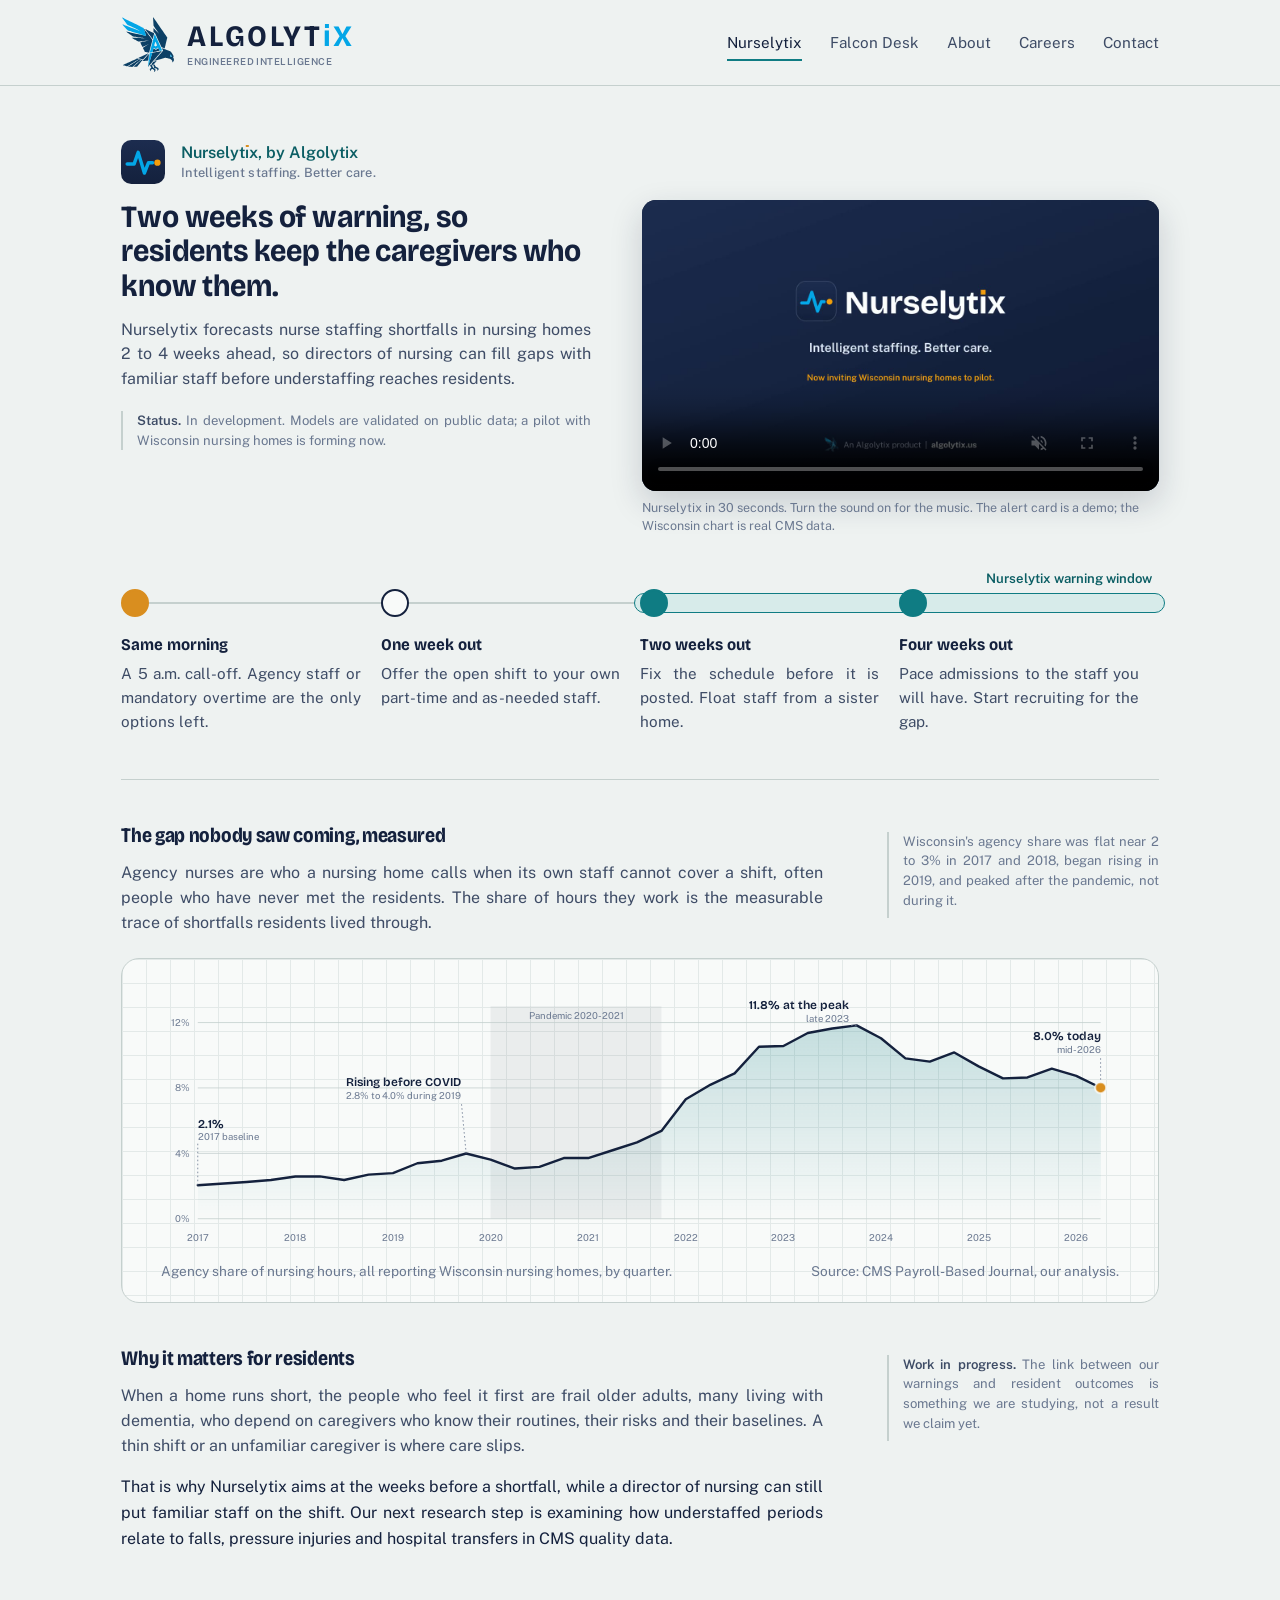
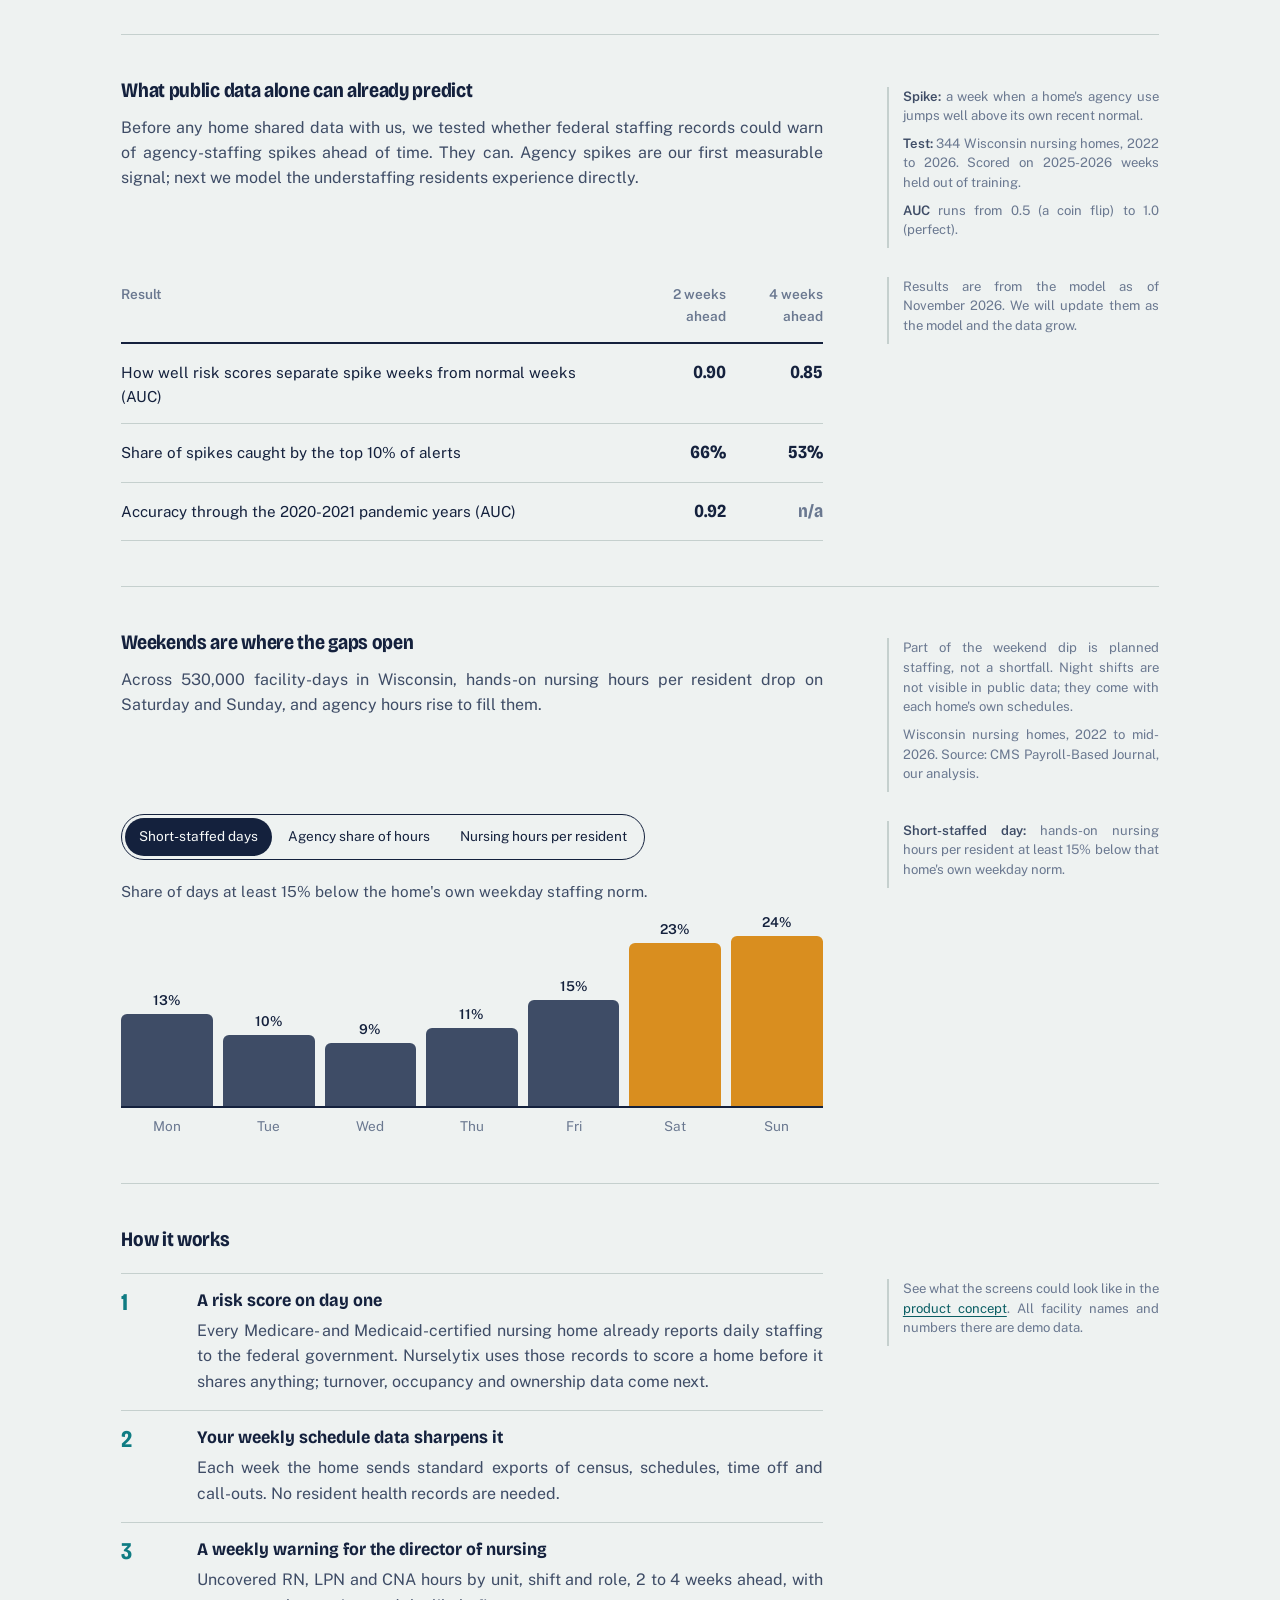
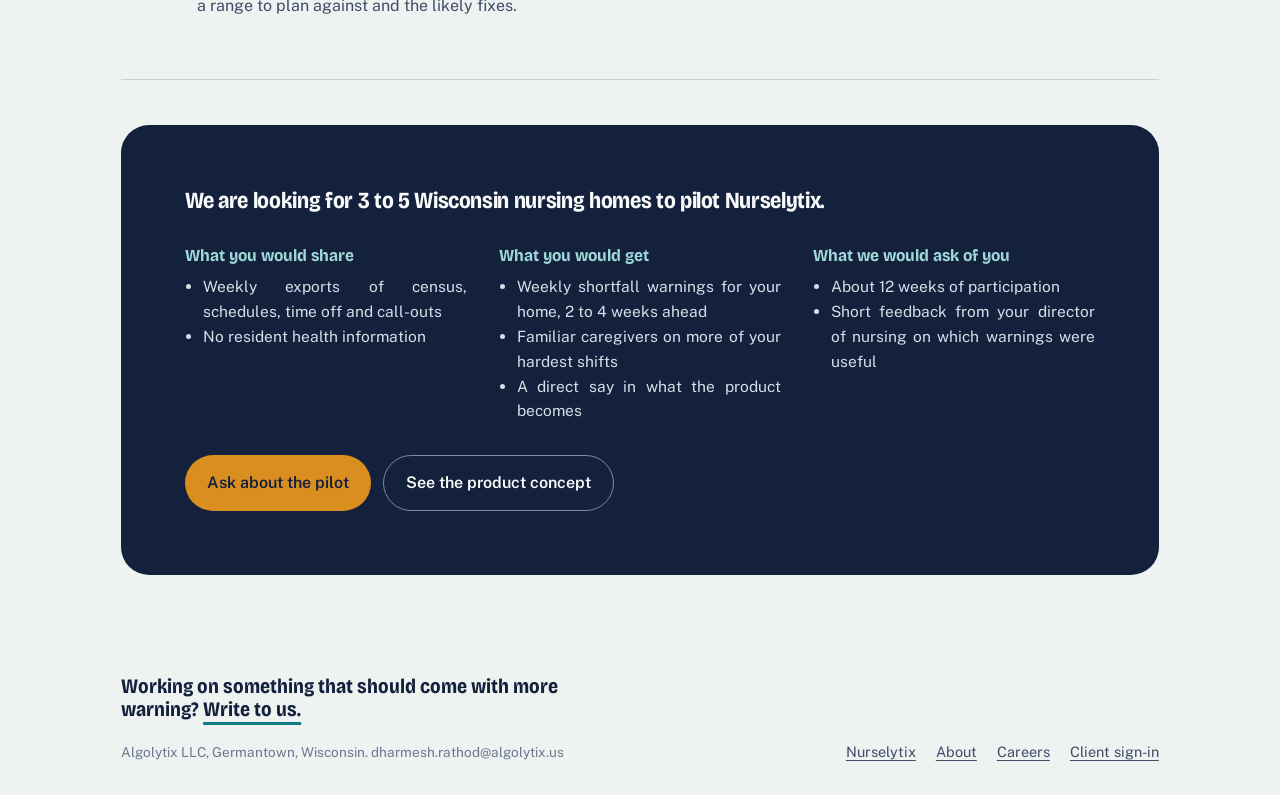
<file: nurselytix.html>
<!doctype html>
<html lang="en">
<head>
<meta charset="utf-8">
<meta name="viewport" content="width=device-width, initial-scale=1">
<title>Nurselytix | Early warning of nurse staffing shortfalls</title>
<meta name="description" content="Nurselytix forecasts nurse staffing shortfalls in nursing homes 2 to 4 weeks ahead, so residents keep familiar caregivers. Validated on 344 Wisconsin homes; pilot forming.">
<meta property="og:title" content="Nurselytix | Early warning of nurse staffing shortfalls">
<meta property="og:description" content="Nurselytix forecasts nurse staffing shortfalls in nursing homes 2 to 4 weeks ahead, so residents keep familiar caregivers. Validated on 344 Wisconsin homes; pilot forming.">
<meta name="theme-color" content="#EEF2F1">
<link rel="icon" type="image/png" sizes="32x32" href="favicon.png">
<link rel="icon" type="image/png" sizes="16x16" href="favicon-16.png">
<link rel="apple-touch-icon" href="apple-touch-icon.png">
<link rel="preconnect" href="https://fonts.googleapis.com">
<link rel="preconnect" href="https://fonts.gstatic.com" crossorigin>
<link href="https://fonts.googleapis.com/css2?family=Bricolage+Grotesque:opsz,wdth,wght@12..96,75..100,400..800&family=Public+Sans:ital,wght@0,400;0,600;0,700;1,400&display=swap" rel="stylesheet">
<link rel="stylesheet" href="styles.css">
</head>
<body>
<a class="skip" href="#main">Skip to content</a>
<div class="topbar">
<div class="frame">
<header class="masthead">
  <a class="brand" href="index.html" aria-label="Algolytix home">
    <img src="algolytix_falcon.svg" alt="" width="54" height="56">
    <span class="brand-text"><span class="brand-word">ALGOLYT<span class="bx"><span class="sq">&#305;</span>X</span></span><span class="brand-tag">Engineered Intelligence</span></span>
  </a>
  <nav class="nav" aria-label="Main">
    <a href="nurselytix.html" aria-current="page">Nurselytix</a>
    <a href="falcon-desk.html">Falcon Desk</a>
    <a href="about.html">About</a>
    <a href="careers.html">Careers</a>
    <a href="mailto:dharmesh.rathod@algolytix.us">Contact</a>
  </nav>
</header>
</div>
</div>
<main id="main">

<div class="frame">
<section class="hero" style="padding-bottom:clamp(28px,3.5vw,48px);border-bottom:1px solid var(--rule)">
  <p class="nx-title"><img src="nurselytix_mark.svg" alt="" width="44" height="44"><span class="nx-lock"><span><span class="sr">Nurselytix</span><span aria-hidden="true">Nurselyt<span class="idot">&#305;</span>x</span>, by Algolytix</span><span class="nx-tag">Intelligent staffing. Better care.</span></span></p>
  <div class="row hero-film">
    <div>
      <h1>Two weeks of warning, so residents keep the caregivers who know them.</h1>
      <p class="lead">Nurselytix forecasts nurse staffing shortfalls in nursing homes 2 to 4 weeks ahead, so directors of nursing can fill gaps with familiar staff before understaffing reaches residents.</p>
      <aside class="note"><p><strong>Status.</strong> In development. Models are validated on public data; a pilot with Wisconsin nursing homes is forming now.</p></aside>
    </div>
    <figure class="adfilm">
      <video controls muted autoplay loop playsinline preload="metadata" poster="nurselytix_ad_poster.jpg" aria-label="Nurselytix in 30 seconds">
        <source src="nurselytix_ad.mp4" type="video/mp4">
      </video>
      <figcaption>Nurselytix in 30 seconds. Turn the sound on for the music. The alert card is a demo; the Wisconsin chart is real CMS data.</figcaption>
    </figure>
  </div>

  <div class="ladder" role="group" aria-label="What each amount of warning makes possible">
    <div class="ladder-track">
      <div class="window" aria-hidden="true"><span>Nurselytix warning window</span></div>
      <div class="rung now"><div class="tick"></div><h3>Same morning</h3><p>A 5 a.m. call-off. Agency staff or mandatory overtime are the only options left.</p></div>
      <div class="rung"><div class="tick"></div><h3>One week out</h3><p>Offer the open shift to your own part-time and as-needed staff.</p></div>
      <div class="rung in"><div class="tick"></div><h3>Two weeks out</h3><p>Fix the schedule before it is posted. Float staff from a sister home.</p></div>
      <div class="rung in"><div class="tick"></div><h3>Four weeks out</h3><p>Pace admissions to the staff you will have. Start recruiting for the gap.</p></div>
    </div>
  </div>
</section>

</div>
<section aria-labelledby="pr" style="padding-top:clamp(28px,3.5vw,48px)">
  <div class="frame row block-head">
    <div>
      <h2 id="pr">The gap nobody saw coming, measured</h2>
      <p class="lead">Agency nurses are who a nursing home calls when its own staff cannot cover a shift, often people who have never met the residents. The share of hours they work is the measurable trace of shortfalls residents lived through.</p>
    </div>
    <aside class="note"><p>Wisconsin's agency share was flat near 2 to 3% in 2017 and 2018, began rising in 2019, and peaked after the pandemic, not during it.</p></aside>
  </div>
  <figure class="chart-wrap" >
    <div class="frame chart">
      <div class="chart-scroll" tabindex="0" aria-label="Chart, scroll sideways on small screens"><svg viewBox="0 0 1200 330" role="img" aria-labelledby="ct cd">
<title id="ct">Agency share of nursing hours, Wisconsin nursing homes, 2017 to 2026</title>
<desc id="cd">Flat near 2 to 3 percent in 2017 and 2018, rising through 2019, surging in 2022 to a peak of 11.8 percent in late 2023, and 8.0 percent in mid-2026.</desc>
<defs><linearGradient id="washGrad" x1="0" y1="0" x2="0" y2="1"><stop offset="0" stop-color="#0F7C83" stop-opacity=".22"/><stop offset="1" stop-color="#0F7C83" stop-opacity="0"/></linearGradient></defs>
<rect class="band" x="412.5" y="24" width="213.8" height="266"/>
<text class="band-label" x="519.4" y="40" text-anchor="middle">Pandemic 2020-2021</text>
<g class="axis"><line x1="46" x2="1176" y1="290.0" y2="290.0"/><text x="36" y="294.0" text-anchor="end">0%</text><line x1="46" x2="1176" y1="208.2" y2="208.2"/><text x="36" y="212.2" text-anchor="end">4%</text><line x1="46" x2="1176" y1="126.3" y2="126.3"/><text x="36" y="130.3" text-anchor="end">8%</text><line x1="46" x2="1176" y1="44.5" y2="44.5"/><text x="36" y="48.5" text-anchor="end">12%</text><text x="46.0" y="318" text-anchor="middle">2017</text><text x="168.2" y="318" text-anchor="middle">2018</text><text x="290.3" y="318" text-anchor="middle">2019</text><text x="412.5" y="318" text-anchor="middle">2020</text><text x="534.6" y="318" text-anchor="middle">2021</text><text x="656.8" y="318" text-anchor="middle">2022</text><text x="779.0" y="318" text-anchor="middle">2023</text><text x="901.1" y="318" text-anchor="middle">2024</text><text x="1023.3" y="318" text-anchor="middle">2025</text><text x="1145.5" y="318" text-anchor="middle">2026</text></g>
<path class="area" d="M46.0 248.1 L107.1 244.0 L137.6 241.5 L168.2 237.2 L198.7 237.0 L229.2 241.5 L259.8 234.8 L290.3 232.9 L320.9 220.6 L351.4 217.4 L381.9 208.4 L412.5 216.1 L443.0 227.2 L473.6 225.1 L504.1 214.1 L534.6 214.1 L565.2 204.3 L595.7 194.4 L626.3 180.1 L656.8 140.6 L687.4 122.4 L717.9 108.1 L748.4 74.7 L779.0 73.9 L809.5 57.6 L840.1 52.0 L870.6 48.1 L901.1 64.1 L931.7 89.3 L962.2 93.4 L992.8 81.9 L1023.3 99.3 L1053.8 114.4 L1084.4 113.2 L1114.9 102.2 L1145.5 111.2 L1176.0 126.1 L1176.0 290.0 L46.0 290.0 Z"/>
<path class="line" d="M46.0 248.1 L107.1 244.0 L137.6 241.5 L168.2 237.2 L198.7 237.0 L229.2 241.5 L259.8 234.8 L290.3 232.9 L320.9 220.6 L351.4 217.4 L381.9 208.4 L412.5 216.1 L443.0 227.2 L473.6 225.1 L504.1 214.1 L534.6 214.1 L565.2 204.3 L595.7 194.4 L626.3 180.1 L656.8 140.6 L687.4 122.4 L717.9 108.1 L748.4 74.7 L779.0 73.9 L809.5 57.6 L840.1 52.0 L870.6 48.1 L901.1 64.1 L931.7 89.3 L962.2 93.4 L992.8 81.9 L1023.3 99.3 L1053.8 114.4 L1084.4 113.2 L1114.9 102.2 L1145.5 111.2 L1176.0 126.1" style="--len:1224"/>
<g class="anns"><g class="ann"><line x1="46.0" y1="248.1" x2="46.0" y2="196.1"/><text x="46.0" y="176.1" text-anchor="start">2.1%</text><text class="sub" x="46.0" y="192.1" text-anchor="start">2017 baseline</text></g><g class="ann"><line x1="381.9" y1="208.4" x2="375.9" y2="144.4"/><text x="375.9" y="124.4" text-anchor="end">Rising before COVID</text><text class="sub" x="375.9" y="140.4" text-anchor="end">2.8% to 4.0% during 2019</text></g><g class="ann"><line x1="870.6" y1="48.1" x2="860.6" y2="48.1"/><text x="860.6" y="28.1" text-anchor="end">11.8% at the peak</text><text class="sub" x="860.6" y="44.1" text-anchor="end">late 2023</text></g><g class="ann"><line x1="1176.0" y1="126.1" x2="1176.0" y2="86.1"/><text x="1176.0" y="66.1" text-anchor="end">8.0% today</text><text class="sub" x="1176.0" y="82.1" text-anchor="end">mid-2026</text></g></g>
<circle class="dot" cx="1176.0" cy="126.1" r="7"/>
</svg></div>
      <figcaption class="chart-cap">
        <span>Agency share of nursing hours, all reporting Wisconsin nursing homes, by quarter.</span>
        <span>Source: CMS Payroll-Based Journal, our analysis.</span>
      </figcaption>
    </div>
  </figure>
</section>
<div class="frame">
<section class="block" aria-labelledby="res">
  <div class="row block-head">
    <div>
      <h2 id="res">Why it matters for residents</h2>
      <p class="lead">When a home runs short, the people who feel it first are frail older adults, many living with dementia, who depend on caregivers who know their routines, their risks and their baselines. A thin shift or an unfamiliar caregiver is where care slips.</p>
      <p class="prose">That is why Nurselytix aims at the weeks before a shortfall, while a director of nursing can still put familiar staff on the shift. Our next research step is examining how understaffed periods relate to falls, pressure injuries and hospital transfers in CMS quality data.</p>
    </div>
    <aside class="note"><p><strong>Work in progress.</strong> The link between our warnings and resident outcomes is something we are studying, not a result we claim yet.</p></aside>
  </div>
</section>
</div>
<div class="frame">
<section class="block" aria-labelledby="ev">
  <div class="row block-head">
    <div>
      <h2 id="ev">What public data alone can already predict</h2>
      <p class="lead">Before any home shared data with us, we tested whether federal staffing records could warn of agency-staffing spikes ahead of time. They can. Agency spikes are our first measurable signal; next we model the understaffing residents experience directly.</p>
    </div>
    <aside class="note">
      <p><strong>Spike:</strong> a week when a home's agency use jumps well above its own recent normal.</p>
      <p><strong>Test:</strong> 344 Wisconsin nursing homes, 2022 to 2026. Scored on 2025-2026 weeks held out of training.</p>
      <p><strong>AUC</strong> runs from 0.5 (a coin flip) to 1.0 (perfect).</p>
    </aside>
  </div>
  <div class="row">
    <table class="results">
      <thead><tr><th scope="col">Result</th><th scope="col" class="num">2 weeks ahead</th><th scope="col" class="num">4 weeks ahead</th></tr></thead>
      <tbody>
        <tr><th scope="row" style="font-weight:400">How well risk scores separate spike weeks from normal weeks (AUC)</th><td class="num">0.90</td><td class="num">0.85</td></tr>
        <tr><th scope="row" style="font-weight:400">Share of spikes caught by the top 10% of alerts</th><td class="num">66%</td><td class="num">53%</td></tr>
        <tr><th scope="row" style="font-weight:400">Accuracy through the 2020-2021 pandemic years (AUC)</th><td class="num">0.92</td><td class="num" style="color:var(--ink-3)">n/a</td></tr>
      </tbody>
    </table>
    <aside class="note"><p>Results are from the model as of November 2026. We will update them as the model and the data grow.</p></aside>
  </div>
</section>

<section class="block" aria-labelledby="wk">
  <div class="row block-head">
    <div>
      <h2 id="wk">Weekends are where the gaps open</h2>
      <p class="lead">Across 530,000 facility-days in Wisconsin, hands-on nursing hours per resident drop on Saturday and Sunday, and agency hours rise to fill them.</p>
    </div>
    <aside class="note"><p>Part of the weekend dip is planned staffing, not a shortfall. Night shifts are not visible in public data; they come with each home's own schedules.</p><p>Wisconsin nursing homes, 2022 to mid-2026. Source: CMS Payroll-Based Journal, our analysis.</p></aside>
  </div>
  <div class="row">
    <div>
      <div class="toggle" role="group" aria-label="Choose a measure">
        <button type="button" data-k="short" aria-pressed="true">Short-staffed days</button>
        <button type="button" data-k="agency" aria-pressed="false">Agency share of hours</button>
        <button type="button" data-k="hprd" aria-pressed="false">Nursing hours per resident</button>
      </div>
      <p id="dow-desc" style="margin:0 0 4px;color:var(--ink-2);font-size:.95rem"></p>
      <div class="dow" id="dow" aria-live="polite"></div>
      <div class="dow-labels"><span>Mon</span><span>Tue</span><span>Wed</span><span>Thu</span><span>Fri</span><span>Sat</span><span>Sun</span></div>
    </div>
    <aside class="note"><p><strong>Short-staffed day:</strong> hands-on nursing hours per resident at least 15% below that home's own weekday norm.</p></aside>
  </div>
</section>

<section class="block" aria-labelledby="hw">
  <div class="row block-head"><h2 id="hw">How it works</h2></div>
  <div class="row">
    <ol class="steps">
      <li><div><h3>A risk score on day one</h3><p>Every Medicare- and Medicaid-certified nursing home already reports daily staffing to the federal government. Nurselytix uses those records to score a home before it shares anything; turnover, occupancy and ownership data come next.</p></div></li>
      <li><div><h3>Your weekly schedule data sharpens it</h3><p>Each week the home sends standard exports of census, schedules, time off and call-outs. No resident health records are needed.</p></div></li>
      <li><div><h3>A weekly warning for the director of nursing</h3><p>Uncovered RN, LPN and CNA hours by unit, shift and role, 2 to 4 weeks ahead, with a range to plan against and the likely fixes.</p></div></li>
    </ol>
    <aside class="note"><p>See what the screens could look like in the <a href="nurselytix-concept.html">product concept</a>. All facility names and numbers there are demo data.</p></aside>
  </div>
</section>

<section class="block" aria-labelledby="pl" style="border-bottom:0">
  <div class="pilot">
    <h2 id="pl">We are looking for 3 to 5 Wisconsin nursing homes to pilot Nurselytix.</h2>
    <div class="cols">
      <div><h3>What you would share</h3><ul><li>Weekly exports of census, schedules, time off and call-outs</li><li>No resident health information</li></ul></div>
      <div><h3>What you would get</h3><ul><li>Weekly shortfall warnings for your home, 2 to 4 weeks ahead</li><li>Familiar caregivers on more of your hardest shifts</li><li>A direct say in what the product becomes</li></ul></div>
      <div><h3>What we would ask of you</h3><ul><li>About 12 weeks of participation</li><li>Short feedback from your director of nursing on which warnings were useful</li></ul></div>
    </div>
    <div class="actions">
      <a class="btn primary" href="mailto:dharmesh.rathod@algolytix.us?subject=Nurselytix%20pilot">Ask about the pilot</a>
      <a class="btn quiet" href="nurselytix-concept.html">See the product concept</a>
    </div>
  </div>
</section>
</div>

<script>
(function () {
  var D = {"hprd": [3.6, 3.67, 3.7, 3.65, 3.55, 3.41, 3.38], "agency": [9.5, 8.9, 8.8, 9.1, 10.2, 10.7, 10.6], "short": [13.0, 10.0, 9.0, 11.0, 15.0, 23.0, 24.0]};
  var desc = {
    short: "Share of days at least 15% below the home's own weekday staffing norm.",
    agency: "Agency staff as a share of all nursing hours worked.",
    hprd: "Hands-on RN, LPN and CNA hours per resident per day."
  };
  var fmt = { short: function (v) { return v + "%"; }, agency: function (v) { return v.toFixed(1) + "%"; }, hprd: function (v) { return v.toFixed(2); } };
  var el = document.getElementById("dow"), d = document.getElementById("dow-desc");
  for (var i = 0; i < 7; i++) { var b = document.createElement("div"); b.className = "bar" + (i > 4 ? " wk" : ""); b.appendChild(document.createElement("span")); el.appendChild(b); }
  function show(k) {
    var v = D[k], lo = k === "hprd" ? 3.0 : 0, hi = Math.max.apply(null, v);
    Array.prototype.forEach.call(el.children, function (b, i) {
      b.style.setProperty("--h", Math.max(6, (v[i] - lo) / (hi - lo) * 100) + "%");
      b.firstChild.textContent = fmt[k](v[i]);
    });
    d.textContent = desc[k] + (k === "hprd" ? " Bars start at 3.0." : "");
  }
  document.querySelectorAll(".toggle button").forEach(function (btn) {
    btn.addEventListener("click", function () {
      document.querySelectorAll(".toggle button").forEach(function (o) { o.setAttribute("aria-pressed", o === btn); });
      show(btn.dataset.k);
    });
  });
  show("short");
})();
</script>
<script>(function(){var w=document.querySelector(".chart-wrap");if(!w)return;var c=w.querySelector(".chart-scroll");if(c&&c.scrollWidth>c.clientWidth){c.scrollLeft=c.scrollWidth;}if(!("IntersectionObserver" in window)){w.classList.add("go");return;}var o=new IntersectionObserver(function(e){if(e[0].isIntersecting){w.classList.add("go");o.disconnect();}},{threshold:0.35});o.observe(w);})();</script>
</main>
<div class="frame">
<footer class="foot">
  <div>
    <p class="big">Working on something that should come with more warning? <a href="mailto:dharmesh.rathod@algolytix.us">Write to us.</a></p>
    <small>Algolytix LLC, Germantown, Wisconsin. dharmesh.rathod@algolytix.us</small>
  </div>
  <nav aria-label="Footer">
    <a href="nurselytix.html">Nurselytix</a>
    <a href="about.html">About</a>
    <a href="careers.html">Careers</a>
    <a href="https://app.algolytix.us">Client sign-in</a>
  </nav>
</footer>
</div>
</body>
</html>
</file>
<file: styles.css>
/* Algolytix v5 - "forecast chart paper" */
:root {
  --paper: #EEF2F1;
  --paper-2: #E3E9E8;
  --sheet: #F8FAF9;
  --ink: #14213D;
  --ink-2: #3E4C66;
  --ink-3: #6A7890;
  --rule: #C5D0CE;
  --teal: #0F7C83;
  --teal-2: #0B5E64;
  --teal-wash: #D7EBEA;
  --amber: #D98E1F;
  --amber-wash: #F6E7CC;
  --falcon: #2457C5;
  --display: "Bricolage Grotesque", "Public Sans", system-ui, sans-serif;
  --body: "Public Sans", system-ui, sans-serif;
  --measure: 60rem;
  --gutter: clamp(16px, 4vw, 56px);
}

* { box-sizing: border-box; }
html { -webkit-text-size-adjust: 100%; }
body {
  margin: 0;
  background: var(--paper);
  color: var(--ink);
  font-family: var(--body);
  font-size: 1rem;
  line-height: 1.6;
  font-feature-settings: "tnum" 0;
  text-rendering: optimizeLegibility;
}
img, svg { display: block; max-width: 100%; }
a { color: var(--teal-2); text-underline-offset: 3px; text-decoration-thickness: 1px; }
a:hover { color: var(--ink); }
:focus-visible { outline: 3px solid var(--amber); outline-offset: 3px; border-radius: 4px; }

.skip { position: absolute; left: -999px; top: 8px; background: var(--ink); color: var(--sheet); padding: 8px 14px; border-radius: 6px; z-index: 10; }
.skip:focus { left: 8px; }

/* ---------- frame ---------- */
.frame { max-width: 1140px; margin: 0 auto; padding: 0 var(--gutter); }

.masthead {
  display: flex; align-items: center; justify-content: space-between; gap: 24px;
  padding: 22px 0; border-bottom: 1px solid var(--rule);
}
.brand { display: flex; align-items: center; gap: 12px; text-decoration: none; color: var(--ink); }
.brand img { width: 54px; height: auto; }
.brand-word { font-family: var(--display); font-weight: 700; font-size: 1.85rem; letter-spacing: 0.08em; font-variation-settings: "wdth" 95; }
.brand-word span { color: var(--falcon); }
.nav { display: flex; gap: 28px; font-size: 0.95rem; }
.nav a { color: var(--ink-2); text-decoration: none; padding: 4px 0; border-bottom: 2px solid transparent; }
.nav a:hover { color: var(--ink); }
.nav a[aria-current="page"] { color: var(--ink); border-bottom-color: var(--teal); }

/* ---------- grid with sidenotes ---------- */
.row {
  display: grid;
  grid-template-columns: minmax(0, 1fr) minmax(0, 17rem);
  column-gap: clamp(24px, 5vw, 72px);
  align-items: start;
}
.note {
  font-size: 0.82rem; line-height: 1.5; color: var(--ink-3);
  border-left: 2px solid var(--rule); padding-left: 14px; margin-top: 0.4rem;
}
.note p { margin: 0 0 0.6em; }
.note strong { color: var(--ink-2); font-weight: 600; }

/* ---------- type ---------- */
h1, h2, h3 { font-family: var(--display); color: var(--ink); margin: 0; font-weight: 700; }
h1 {
  font-size: clamp(1.7rem, 2.4vw, 2rem);
  line-height: 1.12; letter-spacing: -0.005em;
  font-variation-settings: "wdth" 95, "opsz" 48;
  max-width: 32ch;
}
h2 {
  font-size: clamp(1.2rem, 1.6vw, 1.35rem);
  line-height: 1.05; letter-spacing: -0.015em;
  font-variation-settings: "wdth" 88, "opsz" 48;
  max-width: none;
}
h3 { font-size: 1.1rem; line-height: 1.25; font-variation-settings: "wdth" 92; }
.lead { font-size: clamp(1rem, 1.2vw, 1.1rem); line-height: 1.55; color: var(--ink-2); max-width: var(--measure); margin: 0.9rem 0 0; }
.prose { max-width: var(--measure); }
.prose p { margin: 0 0 1em; }

section.block { padding: clamp(28px, 3.5vw, 48px) 0; border-bottom: 1px solid var(--rule); }
.block-head { margin-bottom: 1.4rem; }

/* ---------- hero ---------- */
.hero { padding: clamp(24px, 3vw, 40px) 0 0; }
.hero .row { align-items: start; }

figure { margin: 0; }
.chart-wrap {
  margin-top: 20px;
  background: var(--sheet);
  border-top: 1px solid var(--rule);
  border-bottom: 1px solid var(--rule);
  /* chart paper grid */
  background-image:
    linear-gradient(var(--paper-2) 1px, transparent 1px),
    linear-gradient(90deg, var(--paper-2) 1px, transparent 1px);
  background-size: 24px 24px;
}
.chart-wrap .frame { padding-top: 28px; padding-bottom: 20px; }
.chart svg { width: 100%; height: auto; overflow: visible; }
.chart-scroll { overflow-x: auto; }
@media (max-width: 760px) { .chart svg { width: 760px; max-width: none; } }
.chart .axis text { font-family: var(--body); font-size: 12px; fill: var(--ink-3); }
.chart .axis line { stroke: var(--rule); }
.chart .line { fill: none; stroke: var(--ink); stroke-width: 3; stroke-linejoin: round; stroke-linecap: round; }
.chart .area { fill: url(#washGrad); }
.chart .band { fill: rgba(20,33,61,0.06); }
.chart .band-label { font-family: var(--body); font-size: 12px; fill: var(--ink-3); }
.chart .ann text { font-family: var(--display); font-size: 15px; fill: var(--ink); font-weight: 600; }
.chart .ann .sub { font-family: var(--body); font-size: 12px; fill: var(--ink-3); font-weight: 400; }
.chart .ann line { stroke: var(--ink-3); stroke-dasharray: 2 3; }
.chart .dot { fill: var(--amber); stroke: var(--sheet); stroke-width: 2; }
.chart-cap { display: flex; flex-wrap: wrap; justify-content: space-between; gap: 8px 24px; font-size: 0.85rem; color: var(--ink-3); margin-top: 10px; }

/* the one orchestrated moment */
@media (prefers-reduced-motion: no-preference) {
  .chart .line { stroke-dasharray: var(--len); stroke-dashoffset: var(--len); animation: draw 2.4s cubic-bezier(.45,.05,.2,1) .25s forwards; }
  .chart .area, .chart .ann, .chart .dot { opacity: 0; animation: fade .6s ease forwards; }
  .chart .area { animation-delay: 2.1s; }
  .chart .ann:nth-of-type(1) { animation-delay: .6s; }
  .chart .ann:nth-of-type(2) { animation-delay: 1.2s; }
  .chart .ann:nth-of-type(3) { animation-delay: 2.0s; }
  .chart .ann:nth-of-type(4) { animation-delay: 2.6s; }
  .chart .dot { animation-delay: 2.6s; }
}
.chart-wrap:not(.go) .chart * { animation-play-state: paused; }
@keyframes draw { to { stroke-dashoffset: 0; } }
@keyframes fade { to { opacity: 1; } }

/* ---------- products ---------- */
.products { list-style: none; margin: 0; padding: 0; border-top: 2px solid var(--ink); }
.product {
  display: grid; grid-template-columns: 4.5rem minmax(0, 1fr) 13rem; gap: 8px 28px;
  padding: 20px 0; border-bottom: 1px solid var(--rule); align-items: start;
}
.product .mark { width: 56px; height: 56px; }
.product .mark.text { display: grid; place-items: center; border-radius: 14px; font-family: var(--display); font-weight: 700; font-size: 1.4rem; color: var(--sheet); }
.product h3 { font-size: 1.45rem; font-variation-settings: "wdth" 85; }
.product p { margin: 0.5rem 0 0; color: var(--ink-2); max-width: 52rem; }
.product .status { font-size: 0.88rem; color: var(--ink-3); padding-top: 0.5rem; }
.product .status b { display: block; color: var(--ink); font-weight: 600; }
.product .status a { display: inline-block; margin-top: 0.6rem; font-weight: 600; }
.product.flagship { padding: 20px 0; }


/* ---------- principles ---------- */
.principles { display: grid; grid-template-columns: repeat(3, minmax(0, 1fr)); gap: 40px; }
.principles h3 { font-size: 1.25rem; margin-bottom: 0.5rem; }
.principles p { margin: 0; color: var(--ink-2); font-size: 0.98rem; }

/* ---------- founder strip ---------- */
.founder { display: grid; grid-template-columns: minmax(0, 1fr) minmax(0, 1fr); gap: 48px; align-items: start; }
.founder .name { font-family: var(--display); font-size: clamp(1.3rem, 1.8vw, 1.45rem); font-weight: 700; line-height: 1.1; font-variation-settings: "wdth" 85; }
.founder .role { color: var(--ink-3); margin-top: 0.4rem; }
.creds { list-style: none; padding: 0; margin: 0; }
.creds li { padding: 12px 0; border-bottom: 1px solid var(--rule); font-size: 0.95rem; color: var(--ink-2); }
.creds li:first-child { border-top: 1px solid var(--rule); }

/* ---------- buttons ---------- */
.btn { display: inline-flex; align-items: center; gap: 10px; padding: 14px 22px; border-radius: 999px; font-weight: 600; font-size: 1rem; text-decoration: none; }
.btn.primary { background: var(--ink); color: var(--sheet); }
.btn.primary:hover { background: var(--teal-2); color: var(--sheet); }
.btn.quiet { color: var(--ink); border: 1.5px solid var(--ink); }
.btn.quiet:hover { background: var(--ink); color: var(--sheet); }
.actions { display: flex; flex-wrap: wrap; gap: 12px; margin-top: 2rem; }

/* ---------- nurselytix page ---------- */
.nx-title { display: flex; align-items: center; gap: 16px; margin-bottom: 1rem; color: var(--teal-2); font-weight: 600; }
.nx-title img { width: 44px; height: 44px; }

.ladder { margin-top: clamp(24px, 3vw, 36px); position: relative; }
.ladder-track { display: grid; grid-template-columns: repeat(4, minmax(0, 1fr)); position: relative; }
.ladder-track::before { content: ""; position: absolute; left: 0; right: 0; top: 13px; height: 2px; background: var(--rule); }
.window {
  position: absolute; top: 4px; height: 20px; border-radius: 10px;
  left: calc(50% - 6px); right: -6px; background: var(--teal-wash); border: 1.5px solid var(--teal);
}
.window span { position: absolute; right: 12px; top: -26px; font-size: 0.82rem; font-weight: 600; color: var(--teal-2); white-space: nowrap; }
.rung { position: relative; padding-right: 20px; }
.rung .tick { width: 28px; height: 28px; border-radius: 50%; background: var(--sheet); border: 2px solid var(--ink); position: relative; z-index: 1; }
.rung.now .tick { background: var(--amber); border-color: var(--amber); }
.rung.in .tick { border-color: var(--teal); background: var(--teal); }
.rung h3 { font-size: 1.02rem; margin: 18px 0 6px; }
.rung p { margin: 0; font-size: 0.95rem; color: var(--ink-2); }

.results { width: 100%; border-collapse: collapse; font-variant-numeric: tabular-nums; }
.results th, .results td { text-align: left; padding: 14px 12px 14px 0; border-bottom: 1px solid var(--rule); vertical-align: baseline; }
.results thead th { font-size: 0.85rem; font-weight: 600; color: var(--ink-3); border-bottom: 2px solid var(--ink); }
.results td.num { font-family: var(--display); font-size: 1.3rem; font-weight: 700; font-variation-settings: "wdth" 85; text-align: right; padding-right: 0; white-space: nowrap; }
.results th.num { text-align: right; padding-right: 0; }

.toggle { display: inline-flex; border: 1.5px solid var(--ink); border-radius: 999px; padding: 3px; gap: 2px; margin-bottom: 20px; flex-wrap: wrap; }
.toggle button { font: inherit; font-size: 0.9rem; border: 0; background: transparent; color: var(--ink); padding: 8px 14px; border-radius: 999px; cursor: pointer; }
.toggle button[aria-pressed="true"] { background: var(--ink); color: var(--sheet); }
.dow { display: grid; grid-template-columns: repeat(7, minmax(0, 1fr)); gap: 10px; align-items: end; height: 220px; padding-top: 28px; border-bottom: 2px solid var(--ink); }
.dow .bar { position: relative; background: var(--ink-2); border-radius: 6px 6px 0 0; height: var(--h); transition: height .45s cubic-bezier(.3,.7,.2,1), background .3s; }
.dow .bar.wk { background: var(--amber); }
.dow .bar span { position: absolute; top: -24px; left: 0; right: 0; text-align: center; font-size: 0.85rem; font-weight: 600; font-variant-numeric: tabular-nums; color: var(--ink); }
.dow-labels { display: grid; grid-template-columns: repeat(7, minmax(0, 1fr)); gap: 10px; margin-top: 8px; font-size: 0.85rem; color: var(--ink-3); text-align: center; }
@media (prefers-reduced-motion: reduce) { .dow .bar { transition: none; } }

.steps { list-style: none; margin: 0; padding: 0; counter-reset: s; }
.steps li { counter-increment: s; display: grid; grid-template-columns: 3.5rem minmax(0, 1fr); gap: 20px; padding: 16px 0; border-top: 1px solid var(--rule); }
.steps li::before { content: counter(s); font-family: var(--display); font-size: 1.8rem; font-weight: 700; line-height: 1; color: var(--teal); font-variation-settings: "wdth" 80; }
.steps h3 { margin-bottom: 6px; }
.steps p { margin: 0; color: var(--ink-2); max-width: var(--measure); }

.pilot { background: var(--ink); color: var(--sheet); border-radius: 28px; padding: clamp(32px, 5vw, 64px); }
.pilot h2 { color: var(--sheet); }
.pilot .cols { display: grid; grid-template-columns: repeat(3, minmax(0, 1fr)); gap: 32px; margin-top: 2rem; }
.pilot h3 { color: #9FD8D9; font-size: 1.05rem; margin-bottom: 8px; }
.pilot p, .pilot li { color: #D6DEE8; font-size: 0.97rem; }
.pilot ul { margin: 0; padding-left: 1.1em; }
.pilot .btn.primary { background: var(--amber); color: var(--ink); }
.pilot .btn.primary:hover { background: #F2B04E; }
.pilot .btn.quiet { color: var(--sheet); border-color: #7C8AA5; }
.pilot .btn.quiet:hover { background: var(--sheet); color: var(--ink); }

/* ---------- timeline (about) ---------- */
.timeline { list-style: none; margin: 0; padding: 0; border-left: 2px solid var(--ink); }
.timeline li { position: relative; padding: 0 0 28px 28px; }
.timeline li::before { content: ""; position: absolute; left: -8px; top: 6px; width: 14px; height: 14px; border-radius: 50%; background: var(--paper); border: 2px solid var(--ink); }
.timeline li.next::before { background: var(--amber); border-color: var(--amber); }
.timeline .when { font-weight: 600; font-size: 0.9rem; color: var(--ink-3); }
.timeline .what { font-family: var(--display); font-size: 1.25rem; font-weight: 600; font-variation-settings: "wdth" 90; }

/* ---------- footer ---------- */
.foot { padding: 36px 0 32px; display: grid; grid-template-columns: minmax(0, 1fr) auto; gap: 24px; align-items: end; }
.foot .big { font-family: var(--display); font-size: clamp(1.15rem, 1.6vw, 1.3rem); font-weight: 700; line-height: 1.1; font-variation-settings: "wdth" 85; max-width: 44ch; }
.foot .big a { color: var(--ink); text-decoration-color: var(--teal); text-decoration-thickness: 3px; text-underline-offset: 6px; }
.foot small { display: block; color: var(--ink-3); margin-top: 18px; font-size: 0.85rem; }
.foot nav { display: flex; gap: 20px; font-size: 0.9rem; }
.foot nav a { color: var(--ink-2); }

/* ---------- responsive ---------- */
@media (max-width: 900px) {
  .row { grid-template-columns: minmax(0, 1fr); }
  .note { margin-top: 1.4rem; }
  .product { grid-template-columns: 3.5rem minmax(0, 1fr); }
  .product .status { grid-column: 2; }
  .principles, .pilot .cols, .founder { grid-template-columns: minmax(0, 1fr); gap: 28px; }
  .ladder-track { grid-template-columns: minmax(0, 1fr); gap: 26px; }
  .ladder-track::before { left: 13px; right: auto; top: 0; bottom: 0; width: 2px; height: auto; }
  .window { left: -6px; right: auto; width: 40px; top: calc(50% - 6px); bottom: -6px; height: auto; }
  .window span { display: none; }
  .rung { display: grid; grid-template-columns: 28px minmax(0, 1fr); column-gap: 18px; padding-right: 0; }
  .rung h3 { margin: 2px 0 4px; }
  .rung p { grid-column: 2; }
  .foot { grid-template-columns: minmax(0, 1fr); }
}
@media (max-width: 640px) {
  .nav { gap: 16px; font-size: 0.9rem; }
  .brand-word { display: none; }
  .dow { gap: 5px; }
  .dow .bar span { font-size: 0.72rem; }
  .dow-labels { gap: 5px; font-size: 0.75rem; }
  .results td.num { font-size: 1.3rem; }
}

/* brand name: amber dot over the i in Nurselytix */
.sr { position: absolute; width: 1px; height: 1px; padding: 0; margin: -1px; overflow: hidden; clip: rect(0 0 0 0); white-space: nowrap; border: 0; }
.idot { position: relative; display: inline-block; line-height: 1.2; }
.idot::after { content: ""; position: absolute; left: 50%; top: var(--idot-top, 0.1em); width: 0.15em; height: 0.15em; border-radius: 0; background: var(--amber); transform: translateX(-50%); }
.idot.green::after { background: #22C55E; }

/* sticky top bar */
.topbar { position: sticky; top: 0; z-index: 20; background: rgba(238,242,241,0.92); -webkit-backdrop-filter: blur(8px); backdrop-filter: blur(8px); border-bottom: 1px solid var(--rule); }
.topbar .masthead { border-bottom: 0; padding: 12px 0; }

/* hero: text + at-a-glance panel */
.hero .row { grid-template-columns: minmax(0, 1fr) minmax(0, 24rem); align-items: start; padding-bottom: clamp(16px, 2vw, 28px); }
.glance { display: block; text-decoration: none; color: var(--ink); background: var(--sheet); border: 1px solid var(--rule); border-left: 4px solid #03A6E7; border-radius: 18px; padding: 22px 24px; }
.glance:hover { border-color: #03A6E7; color: var(--ink); }
.glance-head { display: flex; gap: 12px; align-items: center; margin-bottom: 14px; }
.glance-head b { display: block; font-family: var(--display); font-size: 1.3rem; font-variation-settings: "wdth" 88; }
.glance-head small { display: block; color: var(--ink-3); font-size: 0.82rem; }
.glance dl { margin: 0; }
.glance dl div { display: flex; justify-content: space-between; align-items: baseline; gap: 16px; padding: 10px 0; border-top: 1px solid var(--rule); }
.glance dt { font-size: 0.9rem; color: var(--ink-2); }
.glance dd { margin: 0; font-family: var(--display); font-weight: 700; font-size: 1.2rem; font-variant-numeric: tabular-nums; white-space: nowrap; }
.glance-go { display: block; margin-top: 12px; font-weight: 600; color: var(--teal-2); text-decoration: underline; text-underline-offset: 3px; }
@media (max-width: 900px) { .hero .row { grid-template-columns: minmax(0, 1fr); } .glance { margin-top: 8px; } }
.products .product:last-child { border-bottom: 0; }

/* hero side panel: how we work */
.howwe { background: var(--sheet); border: 1px solid var(--rule); border-radius: 18px; padding: 22px 24px; }
.howwe h2 { font-size: 1.15rem; margin-bottom: 6px; }
.howwe dl { margin: 0; }
.howwe dl div { padding: 12px 0; border-top: 1px solid var(--rule); }
.howwe dl div:first-child { border-top: 0; }
.howwe dt { font-weight: 600; font-size: 0.98rem; color: var(--ink); }
.howwe dd { margin: 3px 0 0; font-size: 0.9rem; color: var(--ink-2); line-height: 1.5; }
@media (max-width: 900px) { .howwe { margin-top: 8px; } }

/* symmetric frame: boxed chart aligned to page edges */
.chart-wrap { width: min(calc(1140px - 2 * var(--gutter)), calc(100% - 2 * var(--gutter))); margin-left: auto; margin-right: auto; border: 1px solid var(--rule); border-radius: 18px; overflow: hidden; }
.chart-wrap .frame { padding-left: clamp(16px, 3vw, 40px); padding-right: clamp(16px, 3vw, 40px); }
.dow { height: 200px; }
.results td.num { font-size: 1.15rem; }
.results th, .results td { font-size: 0.95rem; }
.pilot h2 { font-size: clamp(1.25rem, 1.8vw, 1.5rem); }
.steps li::before { font-size: 1.5rem; }
.toggle button { font-size: 0.85rem; }

/* portfolio grid (overrides list layout) */
.products { display: grid; grid-template-columns: repeat(2, minmax(0, 1fr)); gap: 20px; border-top: 0; }
.products .product { display: flex; flex-direction: column; gap: 0; padding: 26px 28px; background: var(--sheet); border: 1px solid var(--rule); border-radius: 18px; }
.products .product .mark { width: 64px; height: 64px; margin-bottom: 16px; }
.products .product h3 { font-size: 2.1rem; line-height: 1.1; }
.products .product p { margin: 0.5rem 0 0; max-width: none; }
.products .product p.status { margin: 0.25rem 0 0.4rem; font-size: 0.88rem; color: var(--ink-3); padding: 0; }
.products .product p.status b { display: inline; color: var(--ink); font-weight: 600; }
.products .product .more { margin-top: auto; padding-top: 14px; font-weight: 600; }
.idot.violet::after { background: #A78BFA; }
@media (max-width: 760px) { .products { grid-template-columns: minmax(0, 1fr); } }

/* about page: compact two-column */
.about-grid { display: grid; grid-template-columns: minmax(0, 1.25fr) minmax(0, 1fr); gap: clamp(28px, 4vw, 56px); align-items: start; }
.about-grid .prose p { margin: 0 0 0.7em; font-size: 0.95rem; }
.about-grid .creds { margin-top: 0.8rem; }
.about-grid .creds li { padding: 7px 0; font-size: 0.88rem; }
.about-grid h2 { margin-bottom: 0.9rem; }
.about-grid .timeline li { padding: 0 0 14px 24px; }
.about-grid .timeline .when { font-size: 0.8rem; }
.about-grid .timeline .what { font-size: 1rem; line-height: 1.35; }
@media (max-width: 900px) { .about-grid { grid-template-columns: minmax(0, 1fr); } }

/* brand lockup with tagline */
.brand-text { display: flex; flex-direction: column; line-height: 1; }
.brand-tag { font-family: var(--body); font-size: 0.6rem; font-weight: 600; letter-spacing: 0.05em; text-transform: uppercase; color: var(--ink-3); margin-top: 5px; }
@media (max-width: 640px) { .brand-text { display: none; } }

.nx-lock { display: flex; flex-direction: column; line-height: 1.25; }
.nx-tag { font-size: 0.8rem; font-weight: 500; color: var(--ink-3); letter-spacing: 0.02em; margin-top: 2px; }
.products .product p.tagline { margin: 0.2rem 0 0; font-size: 0.95rem; font-weight: 600; color: var(--ink-2); }

/* justified body text (left-aligned on small screens to avoid wide gaps) */
.lead, .prose p, p.prose, .products .product p:not(.tagline):not(.status), .note p, p.note, .steps p, .rung p, .howwe dd, .principles p, .pilot li, .chart-cap span, #dow-desc {
  text-align: justify; text-justify: inter-word; hyphens: auto; -webkit-hyphens: auto;
}
@media (max-width: 640px) {
  .lead, .prose p, p.prose, .products .product p, .note p, p.note, .steps p, .rung p, .howwe dd, .principles p, .pilot li { text-align: left; }
}

/* wordmark: falcon-blue IX with a dot over the I */
.brand-word .bx, .brand-word .bx .bi { color: #03A6E7; }
.brand-word .bi { position: relative; display: inline-block; }
.brand-word .bi::after { content: ""; position: absolute; left: 50%; top: -0.2em; width: 0.19em; height: 0.19em; border-radius: 50%; background: #03A6E7; transform: translateX(-50%); }
.topbar .masthead { padding-top: 16px; }
.brand-word .bx .sq { position: relative; display: inline-block; color: #03A6E7; }
.brand-word .sq::after { content: ""; position: absolute; left: calc(50% - 0.04em); top: 0.06em; width: 0.14em; height: 0.14em; background: #03A6E7; transform: translateX(-50%); }
.careers-grid { grid-template-columns: repeat(2, minmax(0, 1fr)); }
@media (max-width: 900px) { .careers-grid { grid-template-columns: minmax(0, 1fr); } }

/* ---------- 30-second film ---------- */
.adfilm { margin: 0; }
.adfilm video { display: block; width: 100%; height: auto; aspect-ratio: 16 / 9; border-radius: 14px; background: #14213D; box-shadow: 0 12px 32px rgba(20,33,61,.18); }
@media (prefers-reduced-motion: reduce) { .adfilm video { animation: none; } }

.hero .row.hero-film { grid-template-columns: minmax(0, 1fr) minmax(0, 1.1fr); align-items: start; column-gap: clamp(24px, 4vw, 56px); }
.hero-film .note { margin-top: 1.2rem; }
.adfilm figcaption { font-size: 0.78rem; line-height: 1.45; color: var(--ink-3); margin-top: 0.55rem; text-align: left; }
.ladder { margin-top: clamp(18px, 2.2vw, 30px); }
@media (max-width: 900px) { .hero .row.hero-film { grid-template-columns: minmax(0, 1fr); } .hero-film .adfilm { margin-top: 1.2rem; } }
</file>
